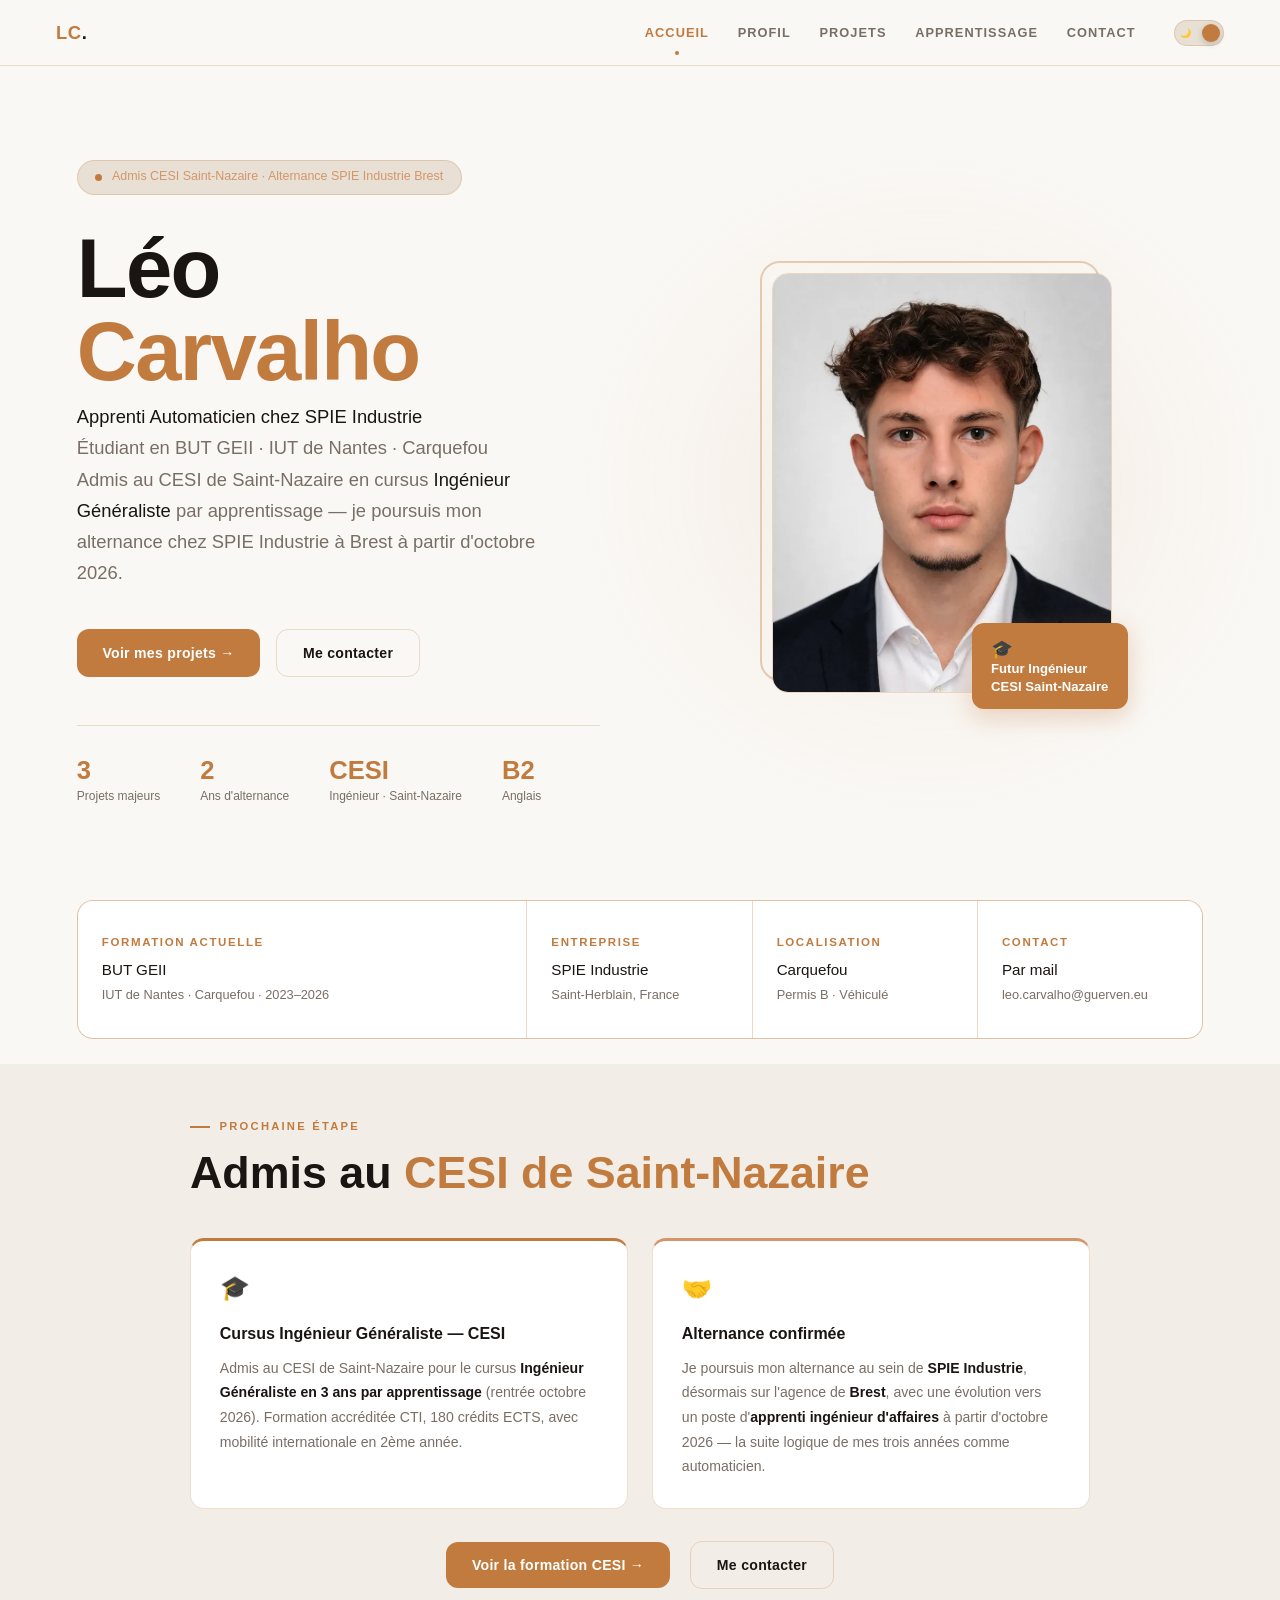
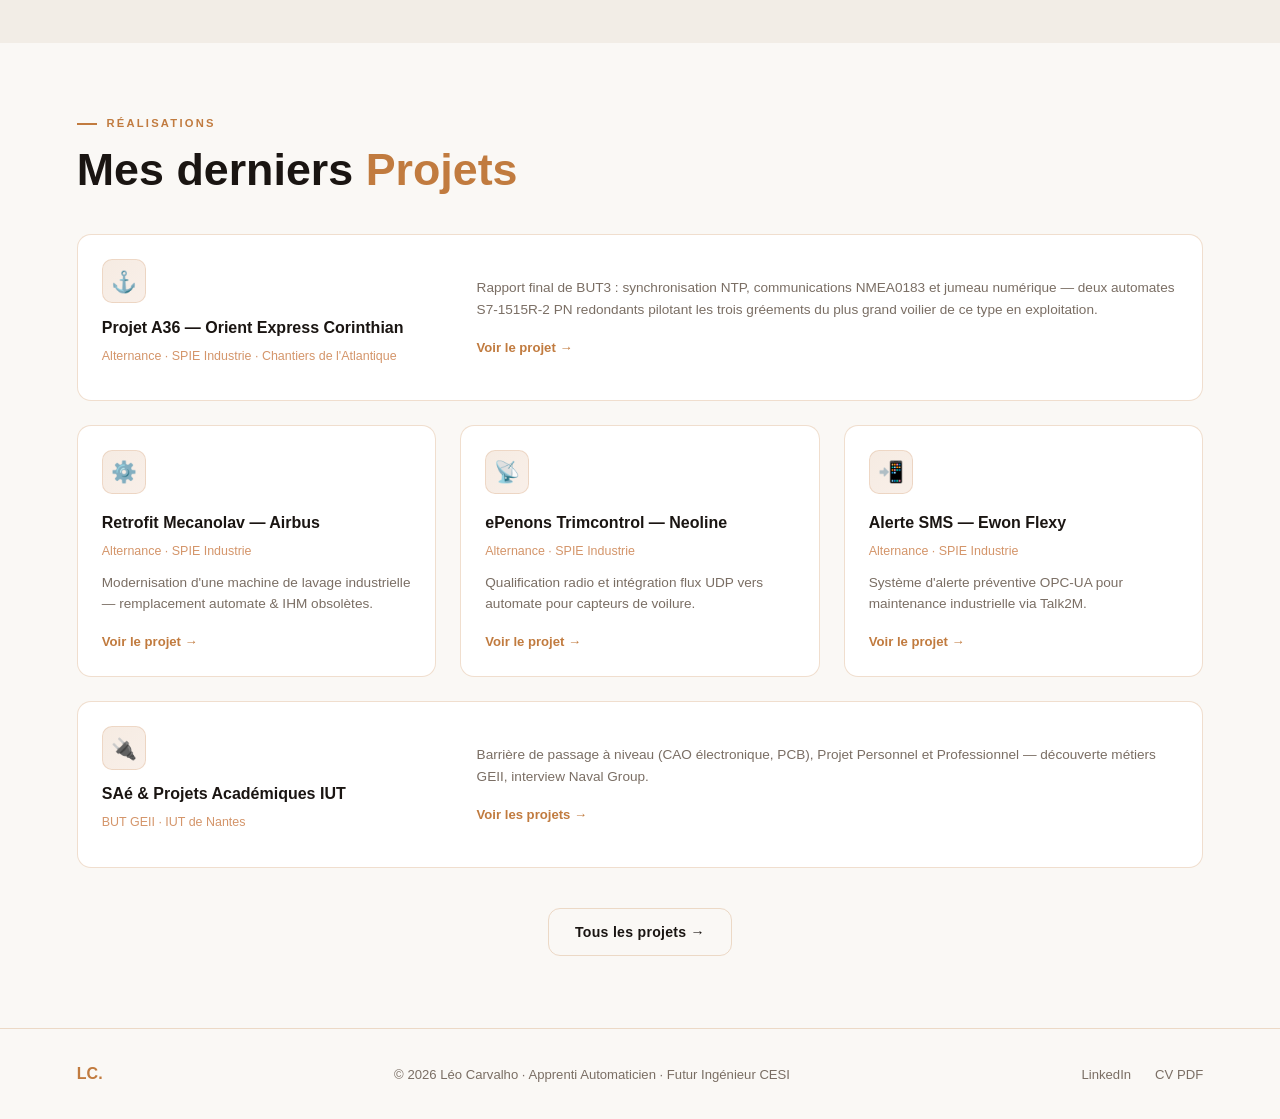
<file: index.html>
<!DOCTYPE html>
<html lang="fr" data-theme="light">
<head>
  <!-- Google tag (gtag.js) -->
<script async src="https://www.googletagmanager.com/gtag/js?id=G-LRZKHPG14F"></script>
<script>
  window.dataLayer = window.dataLayer || [];
  function gtag(){dataLayer.push(arguments);}
  gtag('js', new Date());

  gtag('config', 'G-LRZKHPG14F');
</script>
<meta charset="UTF-8">
<meta name="viewport" content="width=device-width, initial-scale=1.0">
  <meta name="robots" content="index,follow">
  <link rel="canonical" href="https://leocrvh.github.io/portfolio/index.html">
  <meta property="og:locale" content="fr_FR">
  <meta property="og:image:alt" content="Portfolio de Léo Carvalho">
  <meta name="twitter:title" content="Léo Carvalho — Portfolio Automaticien">
  <meta name="twitter:description" content="Apprenti Automaticien chez SPIE Industrie · BUT GEII · IUT de Nantes. Projets : Airbus, Neoline, Orient Express Corinthian.">
  <meta name="twitter:image" content="https://leocrvh.github.io/portfolio/photo.png">
  <link rel="preconnect" href="https://fonts.googleapis.com">
  <link rel="preconnect" href="https://fonts.gstatic.com" crossorigin>
  <link rel="preload" href="https://fonts.googleapis.com/css2?family=Syne:wght@400;600;700;800&family=DM+Sans:ital,opsz,wght@0,9..40,300;0,9..40,400;0,9..40,500;1,9..40,300&display=swap" as="style">
  <link rel="stylesheet" href="https://fonts.googleapis.com/css2?family=Syne:wght@400;600;700;800&family=DM+Sans:ital,opsz,wght@0,9..40,300;0,9..40,400;0,9..40,500;1,9..40,300&display=swap" media="print" onload="this.media='all'">
  <noscript><link rel="stylesheet" href="https://fonts.googleapis.com/css2?family=Syne:wght@400;600;700;800&family=DM+Sans:ital,opsz,wght@0,9..40,300;0,9..40,400;0,9..40,500;1,9..40,300&display=swap"></noscript>
  <meta http-equiv="Content-Security-Policy" content="default-src 'self'; img-src 'self' data: https:; script-src 'self' 'unsafe-inline' https://www.googletagmanager.com https://www.google-analytics.com; style-src 'self' 'unsafe-inline' https://fonts.googleapis.com; font-src 'self' https://fonts.gstatic.com data:; connect-src 'self' https://www.google-analytics.com https://region1.google-analytics.com; frame-ancestors 'none'; base-uri 'self'; form-action 'self'; upgrade-insecure-requests">
  <meta name="description" content="Apprenti Automaticien chez SPIE Industrie · BUT GEII · IUT de Nantes. Projets : Airbus, Neoline, Orient Express Corinthian.">
  <meta property="og:type" content="website">
  <meta property="og:title" content="Léo Carvalho — Portfolio Automaticien">
  <meta property="og:description" content="Apprenti Automaticien chez SPIE Industrie · BUT GEII · IUT de Nantes. Projets : Airbus, Neoline, Orient Express Corinthian.">
  <meta property="og:image" content="https://leocrvh.github.io/portfolio/photo.png">
  <meta property="og:url" content="https://leocrvh.github.io/portfolio/index.html">
  <meta property="og:site_name" content="Léo Carvalho — Portfolio">
  <meta name="twitter:card" content="summary_large_image">
  <link rel="icon" type="image/svg+xml" href="[data-uri]">
<title>Léo Carvalho — Portfolio</title>
<script>document.documentElement.dataset.theme=localStorage.getItem('lc-theme')||'light';</script>
<link rel="stylesheet" href="style.css">
<style>
.hero {
  min-height: calc(100vh - var(--nav-h));
  display: grid; grid-template-columns: 1fr 1fr;
  align-items: center; gap: 5rem;
  padding: clamp(3rem,8vh,6rem) clamp(1.2rem,6vw,6rem);
  position: relative; overflow: hidden;
}
.hero-glow {
  position: absolute; top: 10%; right: 0; width: 55%; height: 80%;
  background: radial-gradient(ellipse at center, var(--glow) 0%, transparent 70%);
  pointer-events: none;
}
.hero-tag {
  display: inline-flex; align-items: center; gap: .6rem;
  background: var(--bg3); border: 1px solid var(--border);
  border-radius: 999px; padding: .4rem 1.1rem;
  font-size: .78rem; font-weight: 500; color: var(--accent2); margin-bottom: 2rem;
}
.hero-tag .dot { width: 7px; height: 7px; border-radius: 50%; background: var(--accent); animation: pulse 2s infinite; }
@keyframes pulse { 0%,100%{opacity:1;transform:scale(1)} 50%{opacity:.5;transform:scale(.8)} }
.hero-name { font-family: 'Syne', sans-serif; font-size: clamp(3rem,6.5vw,5.8rem); font-weight: 800; line-height: 1; letter-spacing: -.02em; margin-bottom: .5rem; }
.hero-name .last { color: var(--accent); display: block; }
.hero-sub { font-size: clamp(.95rem,1.5vw,1.15rem); color: var(--muted); font-weight: 300; line-height: 1.7; margin-bottom: 2.5rem; max-width: 460px; }
.hero-sub strong { color: var(--text); font-weight: 500; }
.hero-ctas { display: flex; gap: 1rem; flex-wrap: wrap; margin-bottom: 3rem; }
.hero-stats { display: flex; gap: 2.5rem; padding-top: 2rem; border-top: 1px solid var(--border); }
.hero-stat-num { font-family: 'Syne', sans-serif; font-size: 1.6rem; font-weight: 800; color: var(--accent); line-height: 1; }
.hero-stat-label { font-size: .75rem; color: var(--muted); margin-top: .2rem; }
.hero-visual { position: relative; display: flex; justify-content: center; z-index: 1; }
.photo-frame { position: relative; width: 340px; }
.photo-frame::before { content: ''; position: absolute; top: -12px; left: -12px; right: 12px; bottom: 12px; border: 2px solid var(--accent); border-radius: 20px; z-index: 0; opacity: .35; }
.photo-frame img { width: 100%; height: 420px; object-fit: cover; object-position: center top; border-radius: 16px; position: relative; z-index: 1; border: 1px solid var(--border); }
.photo-badge { position: absolute; bottom: -16px; right: -16px; z-index: 2; background: var(--accent); color: #fff; border-radius: 12px; padding: .9rem 1.2rem; font-family: 'Syne', sans-serif; font-weight: 700; font-size: .82rem; line-height: 1.3; box-shadow: 0 8px 24px rgba(193,123,63,.3); }
.photo-badge span { font-size: 1.1rem; display: block; }
.about-strip { display: grid; grid-template-columns: 2fr 1fr 1fr 1fr; gap: 1px; background: var(--border); border: 1px solid var(--border); border-radius: 16px; overflow: hidden; margin: 0 clamp(1.2rem,6vw,6rem); }
.strip-cell { background: var(--card); padding: 2rem 1.5rem; transition: background var(--trans); }
.strip-cell:hover { background: var(--card-h); }
.strip-cell-label { font-size: .72rem; font-weight: 700; letter-spacing: .14em; text-transform: uppercase; color: var(--accent); margin-bottom: .4rem; }
.strip-cell-value { font-weight: 500; font-size: .95rem; }
.strip-cell-sub { font-size: .8rem; color: var(--muted); margin-top: .2rem; }
.ingenieur-section { padding: clamp(3rem,6vh,5rem) clamp(1.2rem,6vw,6rem); background: var(--bg2); }
.ingenieur-inner { max-width: 900px; margin: 0 auto; }
.ingenieur-grid { display: grid; grid-template-columns: 1fr 1fr; gap: 1.5rem; margin-bottom: 2rem; }
.ingenieur-card { background: var(--card); border: 1px solid var(--border); border-radius: 14px; padding: 1.8rem; }
.ingenieur-card-icon { font-size: 1.5rem; margin-bottom: .8rem; }
.ingenieur-card-title { font-family: 'Syne', sans-serif; font-weight: 700; margin-bottom: .6rem; }
.ingenieur-card-text { font-size: .88rem; color: var(--muted); line-height: 1.75; }
.ingenieur-card-text strong { color: var(--text); }
.projects-section { padding: clamp(4rem,8vh,7rem) clamp(1.2rem,6vw,6rem); }
.projects-grid { display: grid; grid-template-columns: repeat(3,1fr); gap: 1.5rem; margin-bottom: 2.5rem; }
.proj-preview { background: var(--card); border: 1px solid var(--border); border-radius: 14px; padding: 1.5rem; transition: var(--trans); text-decoration: none; display: block; color: inherit; }
.proj-preview:hover { border-color: var(--accent); transform: translateY(-3px); box-shadow: 0 12px 32px var(--glow); }
.proj-icon { width: 44px; height: 44px; border-radius: 10px; display: flex; align-items: center; justify-content: center; font-size: 1.3rem; margin-bottom: 1rem; background: linear-gradient(135deg, rgba(193,123,63,.15), rgba(212,149,106,.15)); border: 1px solid rgba(193,123,63,.2); }
.proj-title { font-family: 'Syne', sans-serif; font-weight: 700; font-size: 1rem; margin-bottom: .4rem; }
.proj-context { font-size: .78rem; color: var(--accent2); margin-bottom: .6rem; }
.proj-desc { font-size: .85rem; color: var(--muted); line-height: 1.6; }
.proj-arrow { margin-top: 1rem; font-size: .82rem; color: var(--accent); font-weight: 600; display: flex; align-items: center; gap: .3rem; }
.proj-preview-wide { grid-column: span 3; display: grid; grid-template-columns: 1fr 2fr; gap: 1.5rem; align-items: center; background: var(--card); border: 1px solid var(--border); border-radius: 14px; padding: 1.5rem; transition: var(--trans); text-decoration: none; color: inherit; }
.proj-preview-wide:hover { border-color: var(--accent); transform: translateY(-3px); box-shadow: 0 12px 32px var(--glow); }
@media (max-width: 1000px) {
  .hero { grid-template-columns: 1fr; gap: 3rem; }
  .hero-visual { display: none; }
  .about-strip { grid-template-columns: 1fr 1fr; }
  .projects-grid { grid-template-columns: 1fr 1fr; }
  .proj-preview-wide { grid-column: span 2; }
  .ingenieur-grid { grid-template-columns: 1fr; }
}
@media (max-width: 640px) {
  .about-strip { grid-template-columns: 1fr; }
  .projects-grid { grid-template-columns: 1fr; }
  .proj-preview-wide { grid-column: span 1; grid-template-columns: 1fr; }
  .hero-stats { flex-wrap: wrap; gap: 1.5rem; }
}
</style>
  <script type="application/ld+json">
  {
    "@context": "https://schema.org",
    "@type": "Person",
    "name": "Léo Carvalho",
    "url": "https://leocrvh.github.io/portfolio/index.html",
    "image": "https://leocrvh.github.io/portfolio/photo.webp",
    "jobTitle": "Apprenti Automaticien",
    "sameAs": [
      "https://www.linkedin.com/in/léo-carvalho29/"
    ]
  }
  </script>
</head>
<body>

<nav>
  <a href="index.html" class="nav-logo">LC<span>.</span></a>
  <ul class="nav-links">
    <li><a href="index.html">Accueil</a></li>
    <li><a href="profil.html">Profil</a></li>
    <li><a href="projets.html">Projets</a></li>
    <li><a href="apprentissage.html">Apprentissage</a></li>
    <li><a href="contact.html">Contact</a></li>
  </ul>
  <button class="theme-toggle" id="themeToggle" aria-label="Changer le thème">
    <span class="theme-icon moon">🌙</span>
    <span class="theme-icon sun">☀️</span>
  </button>
  <button class="burger" id="burger" aria-label="Menu">
    <span></span><span></span><span></span>
  </button>
</nav>

<!-- MOBILE OVERLAY -->
<div id="mobileOverlay" class="mobile-overlay"></div>

<!-- MOBILE DRAWER -->
<div id="mobileMenu" class="mobile-menu">
  <div class="mobile-menu-header">
    <span class="mobile-menu-logo">LC.</span>
    <button class="mobile-menu-close" onclick="closeMobile()">✕</button>
  </div>
  <div class="mobile-menu-links">
      <a href="index.html" onclick="closeMobile()"><span class="nav-icon">🏠</span>Accueil</a>
      <a href="profil.html" onclick="closeMobile()"><span class="nav-icon">👤</span>Profil</a>
      <a href="projets.html" onclick="closeMobile()"><span class="nav-icon">⚙️</span>Projets</a>
      <a href="apprentissage.html" onclick="closeMobile()"><span class="nav-icon">🎓</span>Apprentissage</a>
      <a href="contact.html" onclick="closeMobile()"><span class="nav-icon">✉️</span>Contact</a>
  </div>
  <div class="mobile-menu-footer">
    <a href="https://www.linkedin.com/in/léo-carvalho29/" target="_blank" rel="noopener noreferrer">💼 LinkedIn</a>
    <a class="doc-locked" href="CARVALHO-Leo-CV.pdf" target="_blank" rel="noopener noreferrer">📄 CV</a>
  </div>
</div>

<div class="page-content">

  <!-- HERO -->
  <section class="hero">
    <div class="hero-glow"></div>
    <div class="fade-up">
      <div class="hero-tag">
        <span class="dot"></span>
        Admis CESI Saint-Nazaire · Alternance SPIE Industrie Brest
      </div>
      <h1 class="hero-name">
        Léo
        <span class="last">Carvalho</span>
      </h1>
      <p class="hero-sub">
        <strong>Apprenti Automaticien chez SPIE Industrie</strong><br>
        Étudiant en BUT GEII · IUT de Nantes · Carquefou<br>
        Admis au CESI de Saint-Nazaire en cursus <strong>Ingénieur Généraliste</strong> par apprentissage — je poursuis mon alternance chez SPIE Industrie à Brest à partir d'octobre 2026.
      </p>
      <div class="hero-ctas">
        <a href="projets.html" class="btn btn-primary">Voir mes projets →</a>
        <a href="contact.html" class="btn btn-outline">Me contacter</a>
      </div>
      <div class="hero-stats">
        <div>
          <div class="hero-stat-num">3</div>
          <div class="hero-stat-label">Projets majeurs</div>
        </div>
        <div>
          <div class="hero-stat-num">2</div>
          <div class="hero-stat-label">Ans d'alternance</div>
        </div>
        <div>
          <div class="hero-stat-num">CESI</div>
          <div class="hero-stat-label">Ingénieur · Saint-Nazaire</div>
        </div>
        <div>
          <div class="hero-stat-num">B2</div>
          <div class="hero-stat-label">Anglais</div>
        </div>
      </div>
    </div>

    <div class="hero-visual fade-up" style="transition-delay:.15s">
      <div class="photo-frame">
        <picture>
          <source srcset="photo-640.webp 640w, photo.webp 1024w" sizes="(max-width: 1000px) 80vw, 340px" type="image/webp">
          <img src="photo.png" srcset="photo.png 1024w" sizes="(max-width: 1000px) 80vw, 340px" alt="Léo Carvalho" width="1024" height="1300" fetchpriority="high" decoding="async">
        </picture>
        <div class="photo-badge">
          <span>🎓</span>
          Futur Ingénieur<br>CESI Saint-Nazaire
        </div>
      </div>
    </div>
  </section>

  <!-- INFO STRIP -->
  <div class="about-strip fade-up">
    <div class="strip-cell">
      <div class="strip-cell-label">Formation actuelle</div>
      <div class="strip-cell-value">BUT GEII</div>
      <div class="strip-cell-sub">IUT de Nantes · Carquefou · 2023–2026</div>
    </div>
    <div class="strip-cell">
      <div class="strip-cell-label">Entreprise</div>
      <div class="strip-cell-value">SPIE Industrie</div>
      <div class="strip-cell-sub">Saint-Herblain, France</div>
    </div>
    <div class="strip-cell">
      <div class="strip-cell-label">Localisation</div>
      <div class="strip-cell-value">Carquefou</div>
      <div class="strip-cell-sub">Permis B · Véhiculé</div>
    </div>
    <div class="strip-cell">
      <div class="strip-cell-label">Contact</div>
      <div class="strip-cell-value">Par mail</div>
      <div class="strip-cell-sub">leo.carvalho&#64;guerven.eu</div>
    </div>
  </div><br>

  <!-- INGÉNIEUR HIGHLIGHT -->
  <section class="ingenieur-section">
    <div class="ingenieur-inner">
      <div class="section-eyebrow fade-up">Prochaine étape</div>
      <h2 class="section-title fade-up">Admis au <span>CESI de Saint-Nazaire</span></h2>
      <div class="ingenieur-grid fade-up">
        <div class="ingenieur-card" style="border-top:3px solid var(--accent)">
          <div class="ingenieur-card-icon">🎓</div>
          <div class="ingenieur-card-title">Cursus Ingénieur Généraliste — CESI</div>
          <p class="ingenieur-card-text">Admis au CESI de Saint-Nazaire pour le cursus <strong>Ingénieur Généraliste en 3 ans par apprentissage</strong> (rentrée octobre 2026). Formation accréditée CTI, 180 crédits ECTS, avec mobilité internationale en 2ème année.</p>
        </div>
        <div class="ingenieur-card" style="border-top:3px solid var(--accent2)">
          <div class="ingenieur-card-icon">🤝</div>
          <div class="ingenieur-card-title">Alternance confirmée</div>
          <p class="ingenieur-card-text">Je poursuis mon alternance au sein de <strong>SPIE Industrie</strong>, désormais sur l'agence de <strong>Brest</strong>, avec une évolution vers un poste d'<strong>apprenti ingénieur d'affaires</strong> à partir d'octobre 2026 — la suite logique de mes trois années comme automaticien.</p>
        </div>
      </div>
      <div class="fade-up" style="text-align:center">
        <a href="apprentissage.html#cesi" class="btn btn-primary">Voir la formation CESI →</a>
        <a href="contact.html" class="btn btn-outline" style="margin-left:1rem">Me contacter</a>
      </div>
    </div>
  </section>

  <!-- PROJECTS PREVIEW -->
  <section class="projects-section">
    <div class="section-eyebrow fade-up">Réalisations</div>
    <h2 class="section-title fade-up">Mes derniers <span>Projets</span></h2>
    <div class="projects-grid">
      <a href="projet-a36.html" class="proj-preview-wide fade-up">
        <div>
          <div class="proj-icon" style="margin-bottom:.7rem">⚓</div>
          <div class="proj-title">Projet A36 — Orient Express Corinthian</div>
          <div class="proj-context">Alternance · SPIE Industrie · Chantiers de l'Atlantique</div>
        </div>
        <div>
          <p class="proj-desc" style="margin-bottom:1rem">Rapport final de BUT3 : synchronisation NTP, communications NMEA0183 et jumeau numérique — deux automates S7-1515R-2 PN redondants pilotant les trois gréements du plus grand voilier de ce type en exploitation.</p>
          <div class="proj-arrow">Voir le projet →</div>
        </div>
      </a>
      <a href="projet-retrofit.html" class="proj-preview fade-up">
        <div class="proj-icon">⚙️</div>
        <div class="proj-title">Retrofit Mecanolav — Airbus</div>
        <div class="proj-context">Alternance · SPIE Industrie</div>
        <p class="proj-desc">Modernisation d'une machine de lavage industrielle — remplacement automate &amp; IHM obsolètes.</p>
        <div class="proj-arrow">Voir le projet →</div>
      </a>
      <a href="projet-epenons.html" class="proj-preview fade-up">
        <div class="proj-icon">📡</div>
        <div class="proj-title">ePenons Trimcontrol — Neoline</div>
        <div class="proj-context">Alternance · SPIE Industrie</div>
        <p class="proj-desc">Qualification radio et intégration flux UDP vers automate pour capteurs de voilure.</p>
        <div class="proj-arrow">Voir le projet →</div>
      </a>
      <a href="projet-sms.html" class="proj-preview fade-up">
        <div class="proj-icon">📲</div>
        <div class="proj-title">Alerte SMS — Ewon Flexy</div>
        <div class="proj-context">Alternance · SPIE Industrie</div>
        <p class="proj-desc">Système d'alerte préventive OPC-UA pour maintenance industrielle via Talk2M.</p>
        <div class="proj-arrow">Voir le projet →</div>
      </a>
      <a href="projet-sae.html" class="proj-preview-wide fade-up">
        <div>
          <div class="proj-icon" style="margin-bottom:.7rem">🔌</div>
          <div class="proj-title">SAé &amp; Projets Académiques IUT</div>
          <div class="proj-context">BUT GEII · IUT de Nantes</div>
        </div>
        <div>
          <p class="proj-desc" style="margin-bottom:1rem">Barrière de passage à niveau (CAO électronique, PCB), Projet Personnel et Professionnel — découverte métiers GEII, interview Naval Group.</p>
          <div class="proj-arrow">Voir les projets →</div>
        </div>
      </a>
    </div>
    <div style="text-align:center">
      <a href="projets.html" class="btn btn-outline">Tous les projets →</a>
    </div>
  </section>

</div>

<footer>
  <span class="footer-logo">LC.</span>
  <span>© 2026 Léo Carvalho · Apprenti Automaticien · Futur Ingénieur CESI</span>
  <div class="footer-links">
    <a href="https://www.linkedin.com/in/léo-carvalho29/" target="_blank" rel="noopener noreferrer">LinkedIn</a>
        <a class="doc-locked" href="CARVALHO-Leo-CV.pdf" target="_blank" rel="noopener noreferrer">CV PDF</a>
  </div>
</footer>

<script src="main.js"></script>
</body>
</html>
</file>
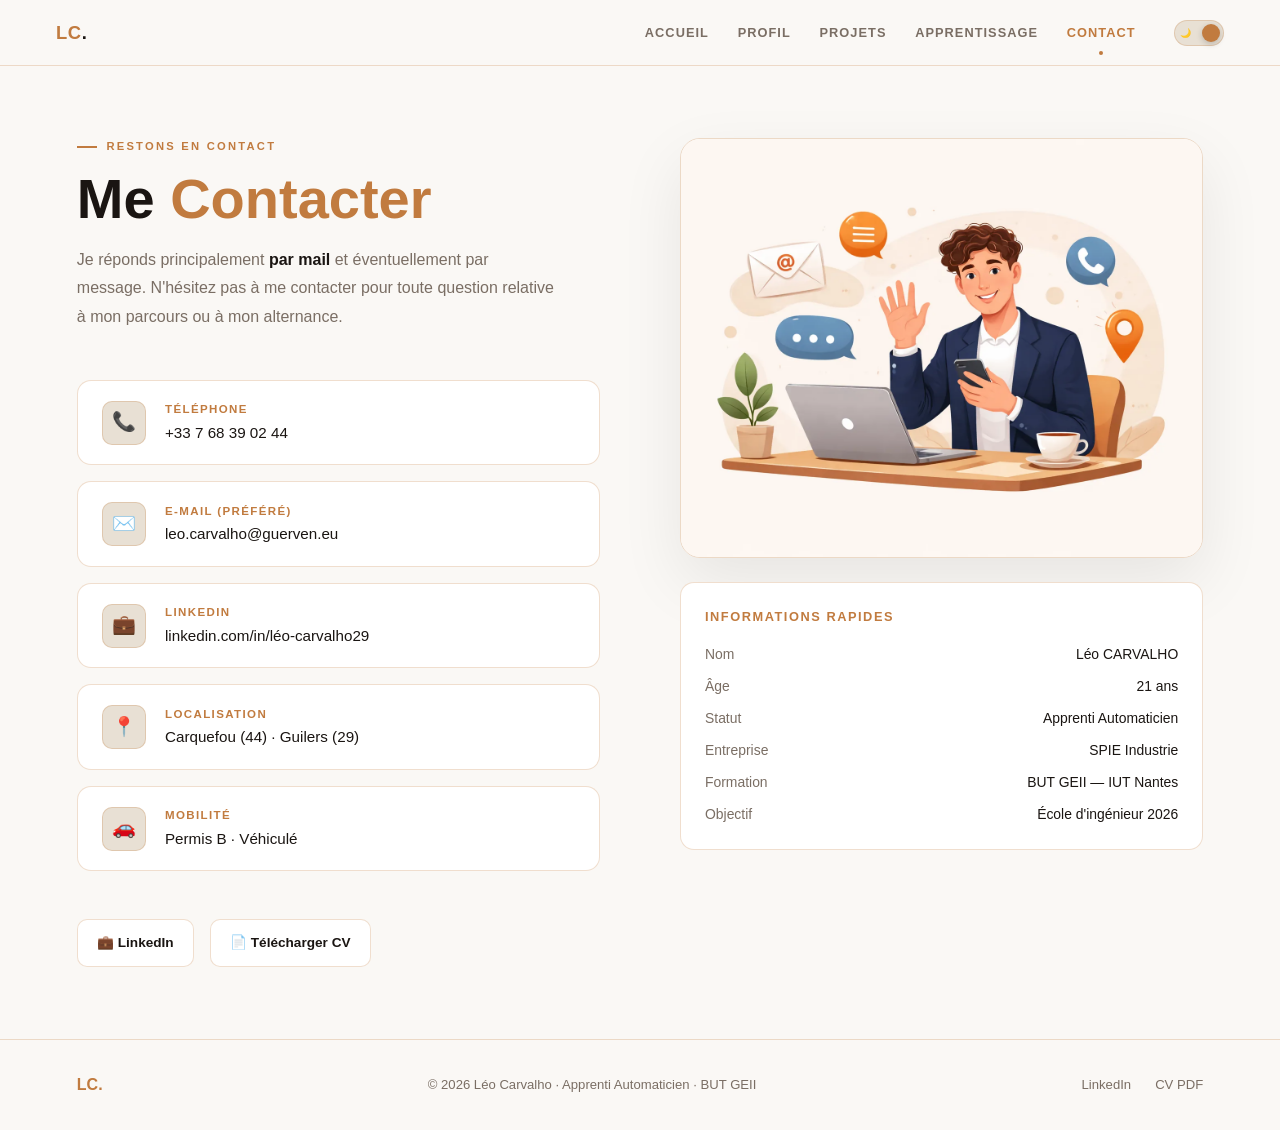
<file: contact.html>
<!DOCTYPE html>
<html lang="fr" data-theme="light">
<head>
  <!-- Google tag (gtag.js) -->
<script async src="https://www.googletagmanager.com/gtag/js?id=G-LRZKHPG14F"></script>
<script>
  window.dataLayer = window.dataLayer || [];
  function gtag(){dataLayer.push(arguments);}
  gtag('js', new Date());

  gtag('config', 'G-LRZKHPG14F');
</script>
<meta charset="UTF-8">
<meta name="viewport" content="width=device-width, initial-scale=1.0">
  <meta name="robots" content="index,follow">
  <link rel="canonical" href="https://leocrvh.github.io/portfolio/contact.html">
  <meta property="og:locale" content="fr_FR">
  <meta property="og:image:alt" content="Portfolio de Léo Carvalho">
  <meta name="twitter:title" content="Contact — Léo Carvalho">
  <meta name="twitter:description" content="Contacter Léo Carvalho, apprenti automaticien — leo.carvalho@guerven.eu · +33 7 68 39 02 44">
  <meta name="twitter:image" content="https://leocrvh.github.io/portfolio/photo.png">
  <link rel="preconnect" href="https://fonts.googleapis.com">
  <link rel="preconnect" href="https://fonts.gstatic.com" crossorigin>
  <link rel="preload" href="https://fonts.googleapis.com/css2?family=Syne:wght@400;600;700;800&family=DM+Sans:ital,opsz,wght@0,9..40,300;0,9..40,400;0,9..40,500;1,9..40,300&display=swap" as="style">
  <link rel="stylesheet" href="https://fonts.googleapis.com/css2?family=Syne:wght@400;600;700;800&family=DM+Sans:ital,opsz,wght@0,9..40,300;0,9..40,400;0,9..40,500;1,9..40,300&display=swap" media="print" onload="this.media='all'">
  <noscript><link rel="stylesheet" href="https://fonts.googleapis.com/css2?family=Syne:wght@400;600;700;800&family=DM+Sans:ital,opsz,wght@0,9..40,300;0,9..40,400;0,9..40,500;1,9..40,300&display=swap"></noscript>
  <meta http-equiv="Content-Security-Policy" content="default-src 'self'; img-src 'self' data: https:; script-src 'self' 'unsafe-inline' https://www.googletagmanager.com https://www.google-analytics.com; style-src 'self' 'unsafe-inline' https://fonts.googleapis.com; font-src 'self' https://fonts.gstatic.com data:; connect-src 'self' https://www.google-analytics.com https://region1.google-analytics.com; frame-ancestors 'none'; base-uri 'self'; form-action 'self'; upgrade-insecure-requests">
  <meta name="description" content="Contacter Léo Carvalho, apprenti automaticien — leo.carvalho@guerven.eu · +33 7 68 39 02 44">
  <meta property="og:type" content="website">
  <meta property="og:title" content="Contact — Léo Carvalho">
  <meta property="og:description" content="Contacter Léo Carvalho, apprenti automaticien — leo.carvalho@guerven.eu · +33 7 68 39 02 44">
  <meta property="og:image" content="https://leocrvh.github.io/portfolio/photo.png">
  <meta property="og:url" content="https://leocrvh.github.io/portfolio/contact.html">
  <meta property="og:site_name" content="Léo Carvalho — Portfolio">
  <meta name="twitter:card" content="summary_large_image">
  <link rel="icon" type="image/svg+xml" href="[data-uri]">
<title>Contact — Léo Carvalho</title>
<script>document.documentElement.dataset.theme=localStorage.getItem('lc-theme')||'light';</script>
<link rel="stylesheet" href="style.css">
<style>
.contact-page { padding: clamp(3rem,8vh,6rem) clamp(1.2rem,6vw,6rem); }
.contact-grid { display: grid; grid-template-columns: 1fr 1fr; gap: 5rem; align-items: start; }
.contact-title { font-family: 'Syne', sans-serif; font-size: clamp(2rem,4.5vw,3.5rem); font-weight: 800; line-height: 1.1; margin-bottom: 1rem; }
.contact-intro { font-size: 1rem; color: var(--muted); line-height: 1.8; margin-bottom: 3rem; max-width: 480px; }
.contact-intro strong { color: var(--text); }
.contact-items { display: flex; flex-direction: column; gap: 1rem; margin-bottom: 3rem; }
.contact-item { display: flex; align-items: center; gap: 1.2rem; background: var(--card); border: 1px solid var(--border); border-radius: 14px; padding: 1.2rem 1.5rem; transition: var(--trans); text-decoration: none; color: inherit; }
.contact-item:hover { border-color: var(--accent); transform: translateX(5px); box-shadow: 0 8px 24px var(--glow); }
.contact-item-icon { width: 44px; height: 44px; border-radius: 10px; background: var(--bg3); border: 1px solid var(--border); display: flex; align-items: center; justify-content: center; font-size: 1.2rem; flex-shrink: 0; }
.contact-item-label { font-size: .72rem; font-weight: 700; letter-spacing: .12em; text-transform: uppercase; color: var(--accent); margin-bottom: .15rem; }
.contact-item-value { font-size: .95rem; font-weight: 500; }
.contact-social { display: flex; gap: 1rem; flex-wrap: wrap; }
.social-btn { display: flex; align-items: center; gap: .6rem; background: var(--card); border: 1px solid var(--border); border-radius: 10px; padding: .75rem 1.2rem; font-size: .85rem; font-weight: 600; transition: var(--trans); text-decoration: none; color: inherit; }
.social-btn:hover { border-color: var(--accent); color: var(--accent); transform: translateY(-2px); }
.contact-photo { width: 100%; border-radius: 20px; border: 1px solid var(--border); object-fit: cover; object-position: center top; height: 420px; box-shadow: 0 24px 64px var(--shadow); margin-bottom: 1.5rem; }
.contact-info-card { background: var(--card); border: 1px solid var(--border); border-radius: 14px; padding: 1.5rem; }
.contact-info-title { font-family: 'Syne', sans-serif; font-weight: 700; font-size: .8rem; text-transform: uppercase; letter-spacing: .12em; color: var(--accent); margin-bottom: 1rem; }
.contact-info-rows { display: flex; flex-direction: column; gap: .6rem; }
.contact-info-row { display: flex; justify-content: space-between; font-size: .87rem; }
.contact-info-key { color: var(--muted); }
.contact-info-val { font-weight: 500; }
@media (max-width: 900px) {
  .contact-grid { grid-template-columns: 1fr; gap: 3rem; }
  .contact-photo { height: 280px; }
}
</style>
</head>
<body>

<nav>
  <a href="index.html" class="nav-logo">LC<span>.</span></a>
  <ul class="nav-links">
    <li><a href="index.html">Accueil</a></li>
    <li><a href="profil.html">Profil</a></li>
    <li><a href="projets.html">Projets</a></li>
    <li><a href="apprentissage.html">Apprentissage</a></li>
    <li><a href="contact.html">Contact</a></li>
  </ul>
  <button class="theme-toggle" id="themeToggle" aria-label="Changer le thème">
    <span class="theme-icon moon">🌙</span>
    <span class="theme-icon sun">☀️</span>
  </button>
  <button class="burger" id="burger" aria-label="Menu">
    <span></span><span></span><span></span>
  </button>
</nav>

<!-- MOBILE OVERLAY -->
<div id="mobileOverlay" class="mobile-overlay"></div>

<!-- MOBILE DRAWER -->
<div id="mobileMenu" class="mobile-menu">
  <div class="mobile-menu-header">
    <span class="mobile-menu-logo">LC.</span>
    <button class="mobile-menu-close" onclick="closeMobile()">✕</button>
  </div>
  <div class="mobile-menu-links">
      <a href="index.html" onclick="closeMobile()"><span class="nav-icon">🏠</span>Accueil</a>
      <a href="profil.html" onclick="closeMobile()"><span class="nav-icon">👤</span>Profil</a>
      <a href="projets.html" onclick="closeMobile()"><span class="nav-icon">⚙️</span>Projets</a>
      <a href="apprentissage.html" onclick="closeMobile()"><span class="nav-icon">🎓</span>Apprentissage</a>
      <a href="contact.html" onclick="closeMobile()"><span class="nav-icon">✉️</span>Contact</a>
  </div>
  <div class="mobile-menu-footer">
    <a href="https://www.linkedin.com/in/léo-carvalho29/" target="_blank" rel="noopener noreferrer">💼 LinkedIn</a>
    <a class="doc-locked" href="CARVALHO-Leo-CV.pdf" target="_blank" rel="noopener noreferrer">📄 CV</a>
  </div>
</div>

<div class="page-content">
  <div class="contact-page">
    <div class="contact-grid">

      <div>
        <div class="section-eyebrow fade-up">Restons en contact</div>
        <h1 class="contact-title fade-up">Me <span style="color:var(--accent)">Contacter</span></h1>
        <p class="contact-intro fade-up">
          Je réponds principalement <strong>par mail</strong> et éventuellement par message. N'hésitez pas à me contacter pour toute question relative à mon parcours ou à mon alternance.
        </p>

        <div class="contact-items fade-up">
          <a href="tel:+33768390244" class="contact-item">
            <div class="contact-item-icon">📞</div>
            <div>
              <div class="contact-item-label">Téléphone</div>
              <div class="contact-item-value">+33 7 68 39 02 44</div>
            </div>
          </a>
          <a href="mailto:leo.carvalho@guerven.eu" class="contact-item">
            <div class="contact-item-icon">✉️</div>
            <div>
              <div class="contact-item-label">E-mail (préféré)</div>
              <div class="contact-item-value">leo.carvalho&#64;guerven.eu</div>
            </div>
          </a>
          <a href="https://www.linkedin.com/in/léo-carvalho29/" target="_blank" rel="noopener noreferrer" class="contact-item">
            <div class="contact-item-icon">💼</div>
            <div>
              <div class="contact-item-label">LinkedIn</div>
              <div class="contact-item-value">linkedin.com/in/léo-carvalho29</div>
            </div>
          </a>
          <div class="contact-item" style="cursor:default">
            <div class="contact-item-icon">📍</div>
            <div>
              <div class="contact-item-label">Localisation</div>
              <div class="contact-item-value">Carquefou (44) · Guilers (29)</div>
            </div>
          </div>
          <div class="contact-item" style="cursor:default">
            <div class="contact-item-icon">🚗</div>
            <div>
              <div class="contact-item-label">Mobilité</div>
              <div class="contact-item-value">Permis B · Véhiculé</div>
            </div>
          </div>
        </div>

        <div class="contact-social fade-up">
          <a href="https://www.linkedin.com/in/léo-carvalho29/" target="_blank" rel="noopener noreferrer" class="social-btn">💼 LinkedIn</a>
          <a href="CARVALHO-Leo-CV.pdf" target="_blank" rel="noopener noreferrer" class="social-btn doc-locked">📄 Télécharger CV</a>
        </div>
      </div>

      <div class="fade-up" style="transition-delay:.15s">
        <picture>
          <source srcset="contact.webp" type="image/webp">
          <img src="contact.png" alt="Léo Carvalho" class="contact-photo" width="1536" height="1024" decoding="async">
        </picture>
        <div class="contact-info-card">
          <div class="contact-info-title">Informations rapides</div>
          <div class="contact-info-rows">
            <div class="contact-info-row">
              <span class="contact-info-key">Nom</span>
              <span class="contact-info-val">Léo CARVALHO</span>
            </div>
            <div class="contact-info-row">
              <span class="contact-info-key">Âge</span>
              <span class="contact-info-val">21 ans</span>
            </div>
            <div class="contact-info-row">
              <span class="contact-info-key">Statut</span>
              <span class="contact-info-val">Apprenti Automaticien</span>
            </div>
            <div class="contact-info-row">
              <span class="contact-info-key">Entreprise</span>
              <span class="contact-info-val">SPIE Industrie</span>
            </div>
            <div class="contact-info-row">
              <span class="contact-info-key">Formation</span>
              <span class="contact-info-val">BUT GEII — IUT Nantes</span>
            </div>
            <div class="contact-info-row">
              <span class="contact-info-key">Objectif</span>
              <span class="contact-info-val">École d'ingénieur 2026</span>
            </div>
          </div>
        </div>
      </div>

    </div>
  </div>
</div>

<footer>
  <span class="footer-logo">LC.</span>
  <span>© 2026 Léo Carvalho · Apprenti Automaticien · BUT GEII</span>
  <div class="footer-links">
    <a href="https://www.linkedin.com/in/léo-carvalho29/" target="_blank" rel="noopener noreferrer">LinkedIn</a>
        <a class="doc-locked" href="CARVALHO-Leo-CV.pdf" target="_blank" rel="noopener noreferrer">CV PDF</a>
  </div>
</footer>

<script src="main.js"></script>
</body>
</html>
</file>
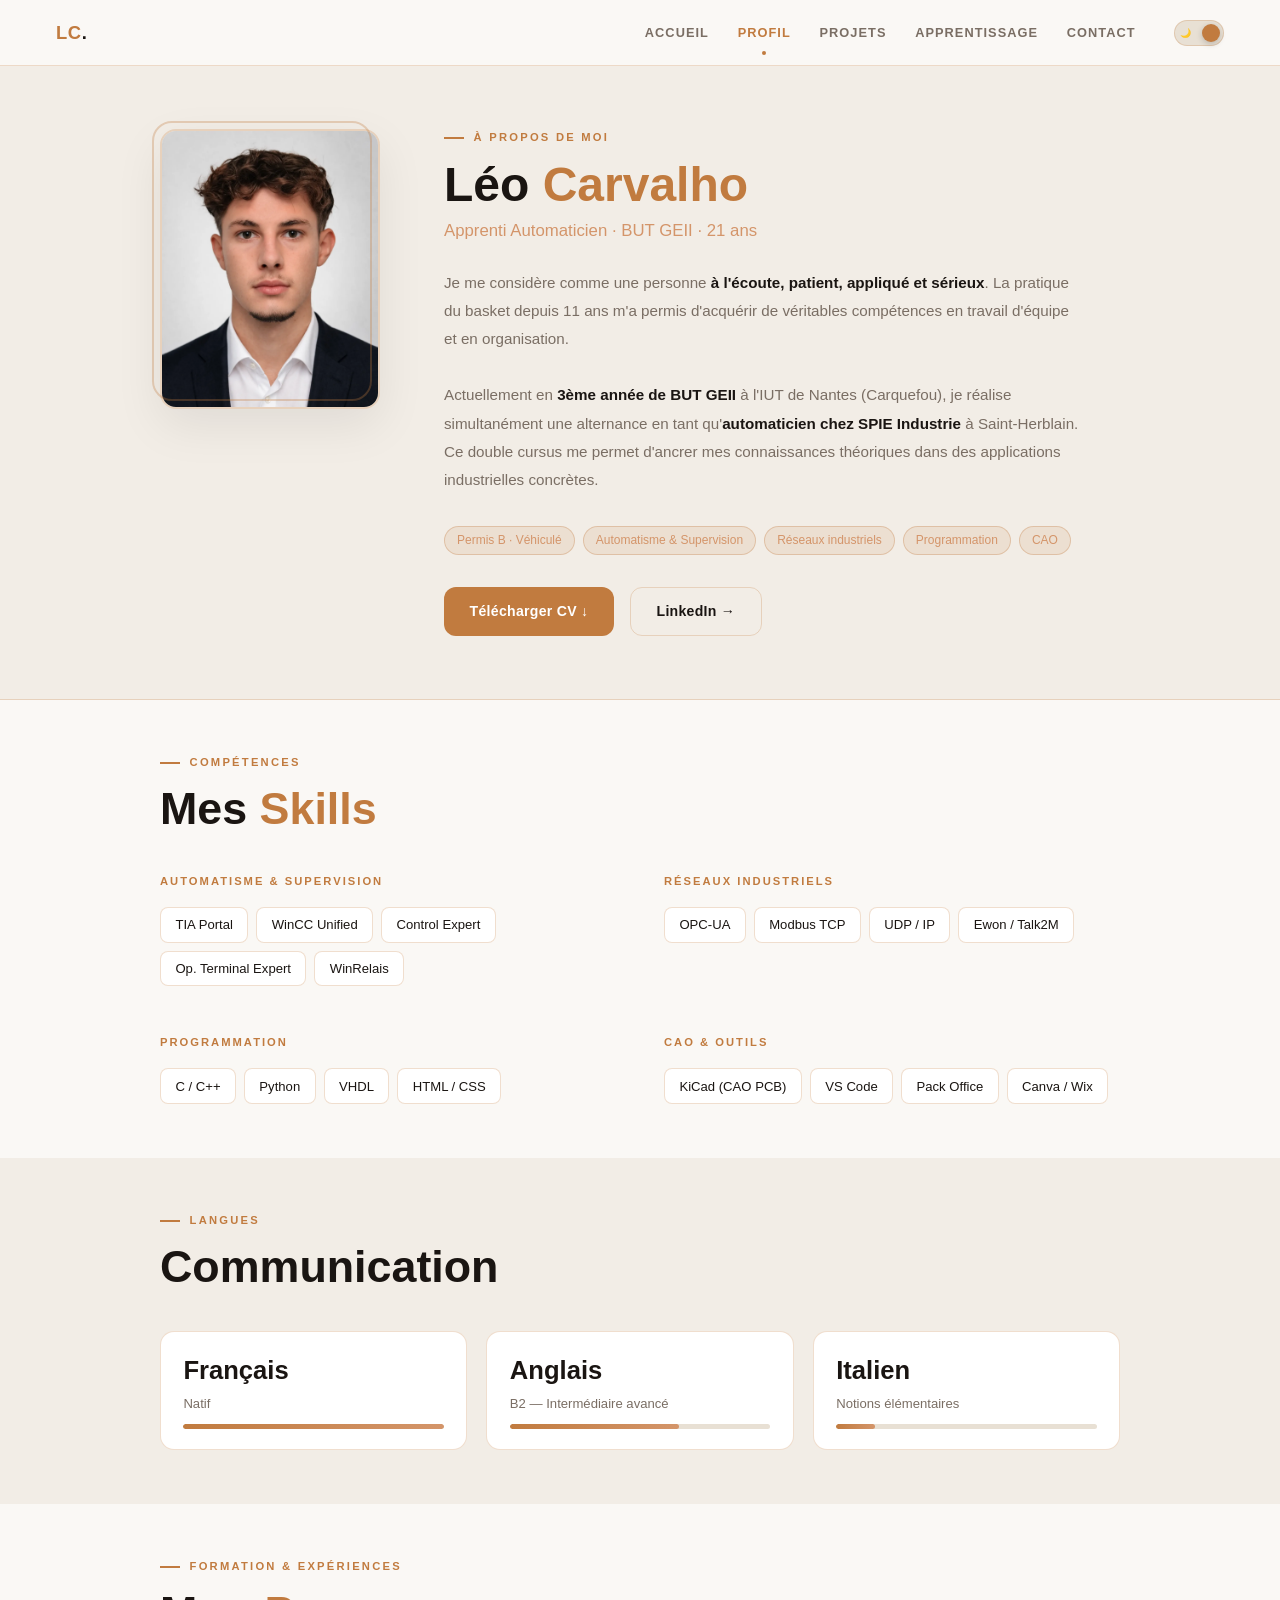
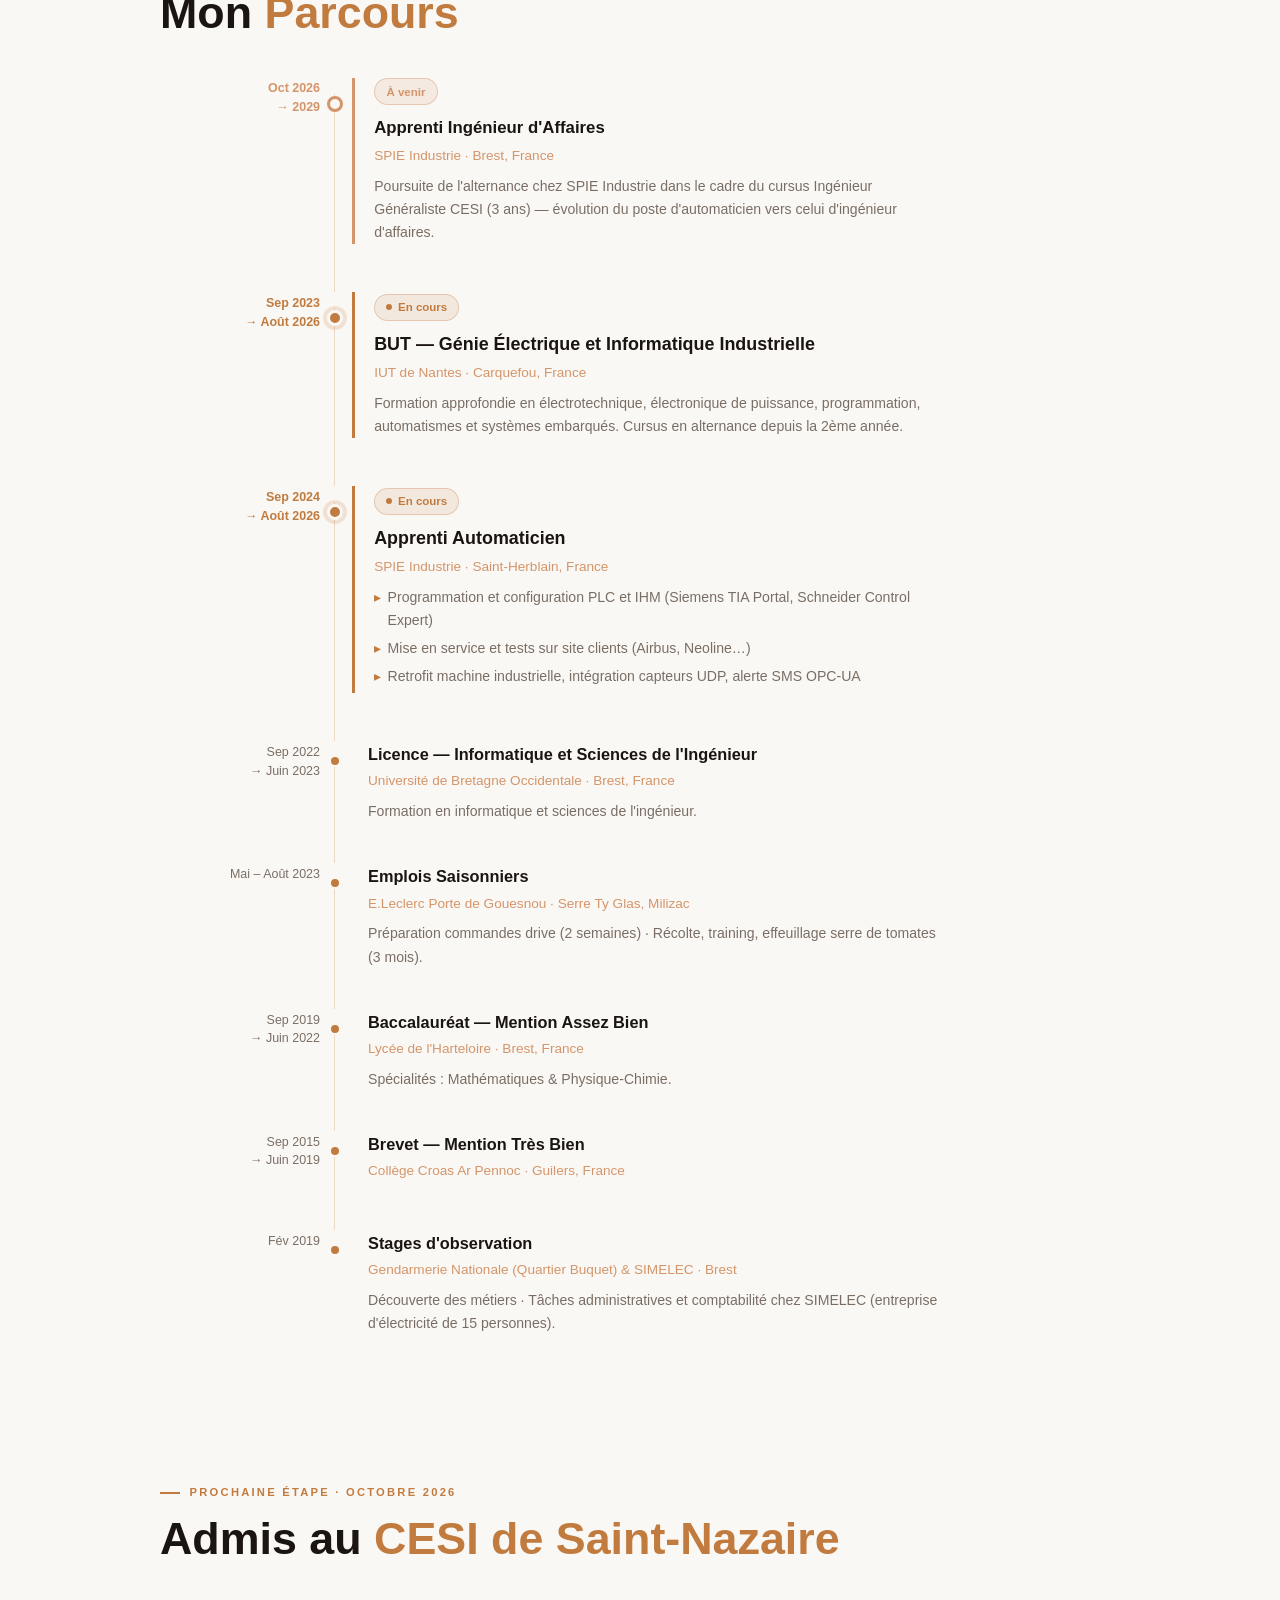
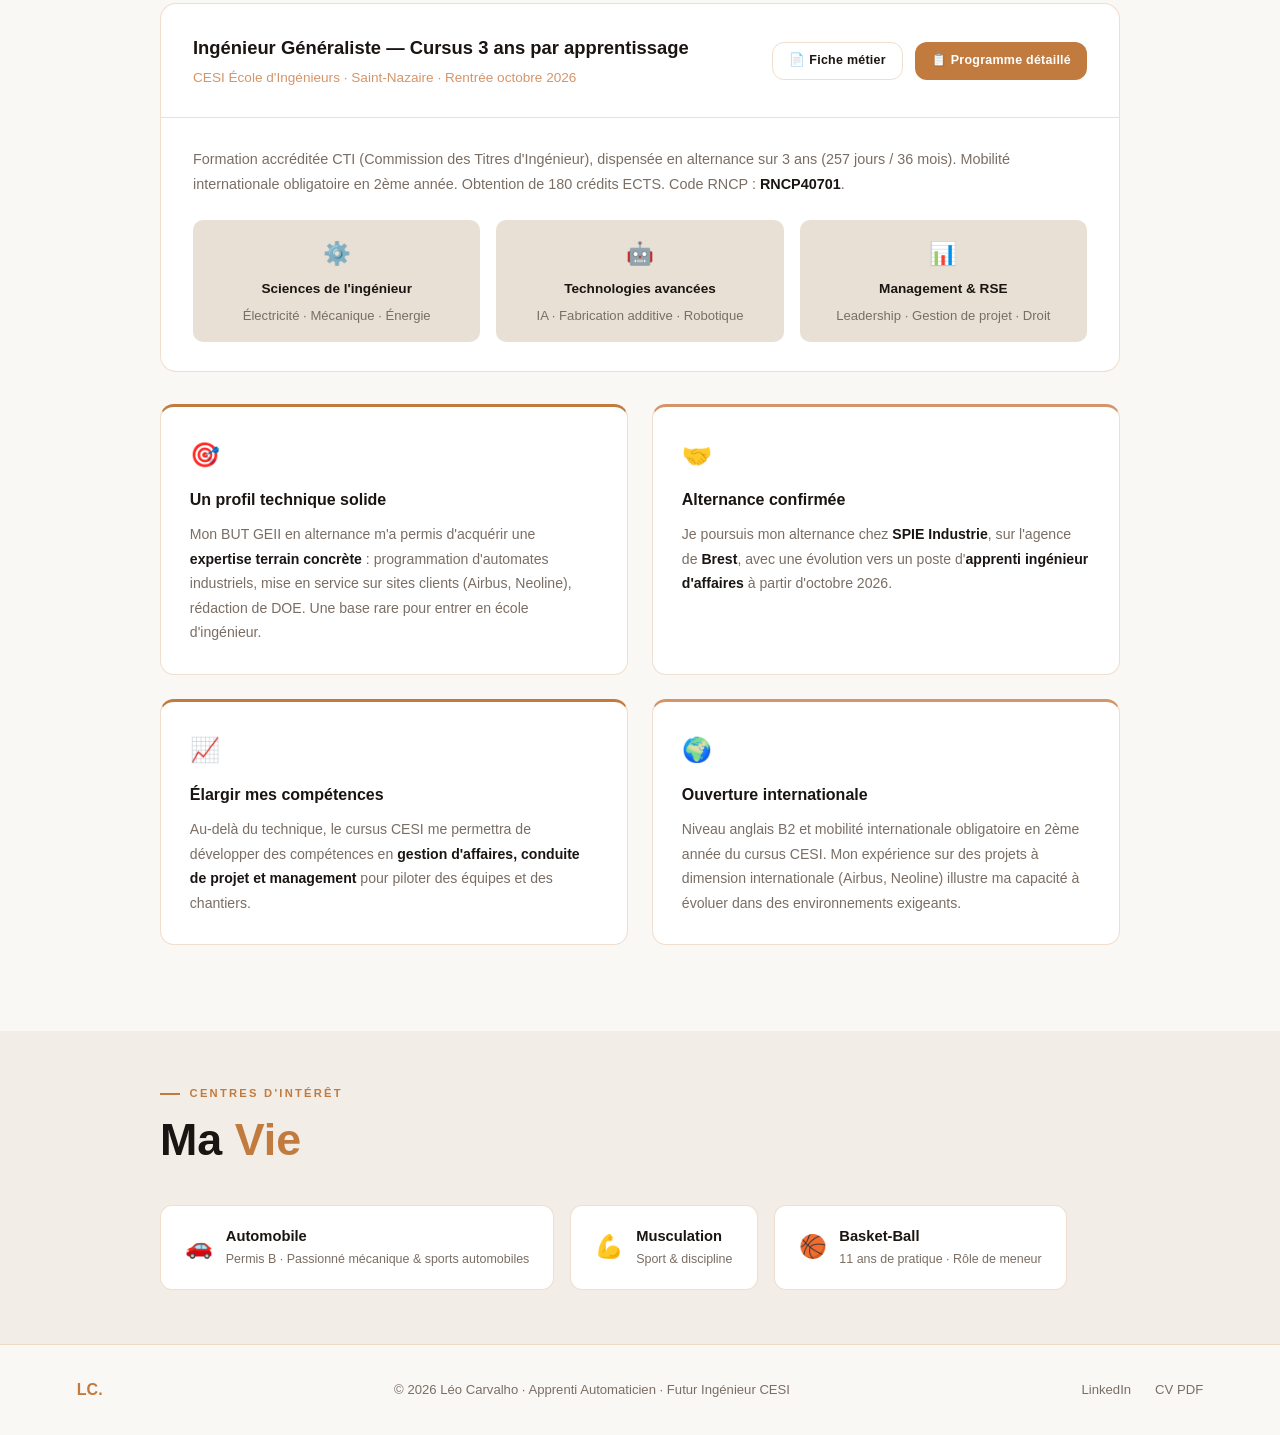
<file: profil.html>
<!DOCTYPE html>
<html lang="fr" data-theme="light">
<head>
  <!-- Google tag (gtag.js) -->
<script async src="https://www.googletagmanager.com/gtag/js?id=G-LRZKHPG14F"></script>
<script>
  window.dataLayer = window.dataLayer || [];
  function gtag(){dataLayer.push(arguments);}
  gtag('js', new Date());

  gtag('config', 'G-LRZKHPG14F');
</script>
<meta charset="UTF-8">
<meta name="viewport" content="width=device-width, initial-scale=1.0">
  <meta name="robots" content="index,follow">
  <link rel="canonical" href="https://leocrvh.github.io/portfolio/profil.html">
  <meta property="og:locale" content="fr_FR">
  <meta property="og:image:alt" content="Portfolio de Léo Carvalho">
  <meta name="twitter:title" content="Profil — Léo Carvalho">
  <meta name="twitter:description" content="Profil, compétences et parcours de Léo Carvalho, apprenti automaticien chez SPIE Industrie, étudiant BUT GEII.">
  <meta name="twitter:image" content="https://leocrvh.github.io/portfolio/photo.png">
  <link rel="preconnect" href="https://fonts.googleapis.com">
  <link rel="preconnect" href="https://fonts.gstatic.com" crossorigin>
  <link rel="preload" href="https://fonts.googleapis.com/css2?family=Syne:wght@400;600;700;800&family=DM+Sans:ital,opsz,wght@0,9..40,300;0,9..40,400;0,9..40,500;1,9..40,300&display=swap" as="style">
  <link rel="stylesheet" href="https://fonts.googleapis.com/css2?family=Syne:wght@400;600;700;800&family=DM+Sans:ital,opsz,wght@0,9..40,300;0,9..40,400;0,9..40,500;1,9..40,300&display=swap" media="print" onload="this.media='all'">
  <noscript><link rel="stylesheet" href="https://fonts.googleapis.com/css2?family=Syne:wght@400;600;700;800&family=DM+Sans:ital,opsz,wght@0,9..40,300;0,9..40,400;0,9..40,500;1,9..40,300&display=swap"></noscript>
  <meta http-equiv="Content-Security-Policy" content="default-src 'self'; img-src 'self' data: https:; script-src 'self' 'unsafe-inline' https://www.googletagmanager.com https://www.google-analytics.com; style-src 'self' 'unsafe-inline' https://fonts.googleapis.com; font-src 'self' https://fonts.gstatic.com data:; connect-src 'self' https://www.google-analytics.com https://region1.google-analytics.com; frame-ancestors 'none'; base-uri 'self'; form-action 'self'; upgrade-insecure-requests">
  <meta name="description" content="Profil, compétences et parcours de Léo Carvalho, apprenti automaticien chez SPIE Industrie, étudiant BUT GEII.">
  <meta property="og:type" content="website">
  <meta property="og:title" content="Profil — Léo Carvalho">
  <meta property="og:description" content="Profil, compétences et parcours de Léo Carvalho, apprenti automaticien chez SPIE Industrie, étudiant BUT GEII.">
  <meta property="og:image" content="https://leocrvh.github.io/portfolio/photo.png">
  <meta property="og:url" content="https://leocrvh.github.io/portfolio/profil.html">
  <meta property="og:site_name" content="Léo Carvalho — Portfolio">
  <meta name="twitter:card" content="summary_large_image">
  <link rel="icon" type="image/svg+xml" href="[data-uri]">
<title>Profil — Léo Carvalho</title>
<link rel="stylesheet" href="style.css">
<script>document.documentElement.dataset.theme=localStorage.getItem('lc-theme')||'light';</script>
<style>
.profil-hero {
  padding: clamp(3rem,7vh,5rem) clamp(1.2rem,6vw,6rem);
  background: var(--bg2);
  border-bottom: 1px solid var(--border);
}
.profil-hero-inner {
  max-width: 960px; margin: 0 auto;
  display: grid; grid-template-columns: auto 1fr; gap: 4rem; align-items: start;
}
.profil-photo-wrap { position: relative; }
.profil-photo {
  width: 220px; height: 280px;
  object-fit: cover; object-position: center top;
  border-radius: 16px;
  border: 2px solid var(--border);
  box-shadow: 0 16px 48px var(--shadow);
}
.profil-photo-ring {
  position: absolute; top: -8px; left: -8px; right: 8px; bottom: 8px;
  border: 2px solid rgba(193,123,63,.3);
  border-radius: 20px; pointer-events: none;
}
.profil-info {}
.profil-name {
  font-family: 'Syne', sans-serif;
  font-size: clamp(2rem,4vw,3rem); font-weight: 800;
  line-height: 1.1; margin-bottom: .4rem;
}
.profil-name span { color: var(--accent); }
.profil-role {
  font-size: 1.05rem; color: var(--accent2); font-weight: 500;
  margin-bottom: 1.5rem;
}
.profil-bio {
  font-size: .95rem; line-height: 1.85; color: var(--muted);
  max-width: 640px; margin-bottom: 2rem;
}
.profil-bio strong { color: var(--text); }
.profil-quick { display: flex; flex-wrap: wrap; gap: .5rem; margin-bottom: 2rem; }
.profil-ctas { display: flex; gap: 1rem; flex-wrap: wrap; }

/* Skills section */
.skills-section { padding: clamp(3rem,6vh,5rem) clamp(1.2rem,6vw,6rem); }
.section-inner { max-width: 960px; margin: 0 auto; }
.skills-grid { display: grid; grid-template-columns: 1fr 1fr; gap: 3rem; }
.skill-group { }
.skill-group-label {
  font-family: 'Syne', sans-serif;
  font-size: .7rem; font-weight: 700; letter-spacing: .18em;
  text-transform: uppercase; color: var(--accent);
  margin-bottom: 1rem;
}
.skill-tags { display: flex; flex-wrap: wrap; gap: .5rem; }
.skill-tag {
  background: var(--card); border: 1px solid var(--border);
  border-radius: 8px; padding: .4rem .9rem;
  font-size: .82rem; font-weight: 500; color: var(--text);
  transition: var(--trans);
}
.skill-tag:hover { border-color: var(--accent); color: var(--accent); transform: translateY(-2px); }

/* Languages */
.lang-section { padding: clamp(3rem,6vh,5rem) clamp(1.2rem,6vw,6rem); background: var(--bg2); }
.langs { display: grid; grid-template-columns: repeat(3, 1fr); gap: 1.2rem; }
.lang-row {
  background: var(--card); border: 1px solid var(--border);
  border-radius: 14px; padding: 1.6rem 1.4rem 1.3rem;
  display: flex; flex-direction: column; gap: .6rem;
  transition: border-color .25s, box-shadow .25s;
}
.lang-row:hover { border-color: rgba(193,123,63,.4); box-shadow: 0 8px 24px var(--glow); }
.lang-name {
  font-family: 'Syne', sans-serif;
  font-size: 1.6rem; font-weight: 800;
  color: var(--text); line-height: 1;
}
.lang-lvl { font-size: .82rem; color: var(--muted); }
.lang-bar { height: 5px; background: var(--bg3); border-radius: 3px; overflow: hidden; }
.lang-fill { height: 100%; border-radius: 3px; background: linear-gradient(90deg, var(--accent), var(--accent2)); transition: width 1s ease .3s; }
@media (max-width: 640px) { .langs { grid-template-columns: 1fr; } }

/* Timeline */
.timeline-section { padding: clamp(3rem,6vh,5rem) clamp(1.2rem,6vw,6rem); }
.timeline { display: flex; flex-direction: column; gap: 0; max-width: 780px; }
.tl-item {
  display: grid; grid-template-columns: 160px 1fr;
  gap: 2rem;
  position: relative;
  padding-bottom: 2.5rem;
}
.tl-item::after {
  content:''; position:absolute;
  left: 174px; top: 16px; bottom: 0;
  width: 1px; background: var(--border);
}
.tl-item:last-child::after { display: none; }
.tl-dot {
  position: absolute; left: 169px; top: 14px;
  width: 12px; height: 12px; border-radius: 50%;
  background: var(--accent); border: 2px solid var(--bg);
  z-index: 1;
}
.tl-date {
  text-align: right;
  font-size: .78rem; color: var(--muted); line-height: 1.5; padding-top: .1rem;
}
.tl-body { padding-left: 1rem; }
.tl-title {
  font-family: 'Syne', sans-serif; font-weight: 700;
  font-size: 1.02rem; margin-bottom: .2rem;
}
.tl-org { font-size: .85rem; color: var(--accent2); margin-bottom: .5rem; }
.tl-desc { font-size: .88rem; color: var(--muted); line-height: 1.65; }
.tl-desc li { display: flex; gap: .4rem; margin-bottom: .3rem; }
.tl-desc li::before { content: '▸'; color: var(--accent); flex-shrink: 0; }

/* Active timeline items (en cours) */
.tl-item--active .tl-dot {
  width: 16px; height: 16px;
  left: 167px; top: 18px;
  background: var(--accent);
  box-shadow: 0 0 0 4px rgba(193,123,63,.18);
  border-width: 3px;
}
.tl-item--active .tl-date { color: var(--accent); font-weight: 600; }
.tl-item--active .tl-body {
  border-left: 3px solid var(--accent);
  padding-left: 1.2rem;
  margin-bottom: .5rem;
}
.tl-item--active .tl-title {
  font-size: 1.12rem;
  color: var(--text);
}
.tl-item--active .tl-badge {
  display: inline-flex; align-items: center; gap: .35rem;
  background: rgba(193,123,63,.12); border: 1px solid rgba(193,123,63,.3);
  border-radius: 999px; padding: .2rem .7rem;
  font-size: .72rem; font-weight: 600; color: var(--accent);
  margin-bottom: .6rem;
}
.tl-item--active .tl-badge::before {
  content: ''; width: 6px; height: 6px; border-radius: 50%;
  background: var(--accent); animation: pulse 2s infinite;
}
@keyframes pulse { 0%,100%{opacity:1;transform:scale(1)} 50%{opacity:.5;transform:scale(.7)} }

/* Upcoming timeline items (à venir, confirmé mais pas encore commencé) */
.tl-item--upcoming .tl-dot {
  width: 16px; height: 16px;
  left: 167px; top: 18px;
  background: var(--bg);
  border: 3px solid var(--accent2);
}
.tl-item--upcoming .tl-date { color: var(--accent2); font-weight: 600; }
.tl-item--upcoming .tl-body {
  border-left: 3px solid var(--accent2);
  padding-left: 1.2rem;
  margin-bottom: .5rem;
}
.tl-item--upcoming .tl-title { font-size: 1.05rem; color: var(--text); }
.tl-item--upcoming .tl-badge {
  display: inline-flex; align-items: center; gap: .35rem;
  background: rgba(212,149,106,.14); border: 1px solid rgba(212,149,106,.4);
  border-radius: 999px; padding: .2rem .7rem;
  font-size: .72rem; font-weight: 600; color: var(--accent2);
  margin-bottom: .6rem;
}

/* Interests */
.interests-section { padding: clamp(3rem,6vh,5rem) clamp(1.2rem,6vw,6rem); background: var(--bg2); }
.interests-grid { display: flex; flex-wrap: wrap; gap: 1rem; }
.interest-card {
  background: var(--card); border: 1px solid var(--border);
  border-radius: 12px; padding: 1.2rem 1.5rem;
  display: flex; align-items: center; gap: .8rem;
  transition: var(--trans);
}
.interest-card:hover { border-color: var(--accent); transform: translateY(-2px); }
.interest-icon { font-size: 1.4rem; }
.interest-name { font-weight: 600; font-size: .92rem; }
.interest-sub { font-size: .78rem; color: var(--muted); margin-top: .1rem; }

@media (max-width: 900px) {
  .profil-hero-inner { grid-template-columns: 1fr; gap: 2rem; }
  .profil-photo { width: 160px; height: 200px; }
  .skills-grid { grid-template-columns: 1fr; }
  .tl-item { grid-template-columns: 1fr; }
  .tl-date { text-align: left; }
  .tl-item::after, .tl-dot { display: none; }
}
</style>
</head>
<body>
<nav>
  <a href="index.html" class="nav-logo">LC<span>.</span></a>
  <ul class="nav-links">
    <li><a href="index.html">Accueil</a></li>
    <li><a href="profil.html">Profil</a></li>
    <li><a href="projets.html">Projets</a></li>
    <li><a href="apprentissage.html">Apprentissage</a></li>
    <li><a href="contact.html">Contact</a></li>
  </ul>
  <button class="theme-toggle" id="themeToggle" aria-label="Changer le thème">
    <span class="theme-icon moon">🌙</span><span class="theme-icon sun">☀️</span>
  </button>
  <button class="burger" id="burger" aria-label="Menu"><span></span><span></span><span></span></button>
</nav>
<!-- MOBILE OVERLAY -->
<div id="mobileOverlay" class="mobile-overlay"></div>

<!-- MOBILE DRAWER -->
<div id="mobileMenu" class="mobile-menu">
  <div class="mobile-menu-header">
    <span class="mobile-menu-logo">LC.</span>
    <button class="mobile-menu-close" onclick="closeMobile()">✕</button>
  </div>
  <div class="mobile-menu-links">
      <a href="index.html" onclick="closeMobile()"><span class="nav-icon">🏠</span>Accueil</a>
      <a href="profil.html" onclick="closeMobile()"><span class="nav-icon">👤</span>Profil</a>
      <a href="projets.html" onclick="closeMobile()"><span class="nav-icon">⚙️</span>Projets</a>
      <a href="apprentissage.html" onclick="closeMobile()"><span class="nav-icon">🎓</span>Apprentissage</a>
      <a href="contact.html" onclick="closeMobile()"><span class="nav-icon">✉️</span>Contact</a>
  </div>
  <div class="mobile-menu-footer">
    <a href="https://www.linkedin.com/in/léo-carvalho29/" target="_blank" rel="noopener noreferrer">💼 LinkedIn</a>
    <a class="doc-locked" href="CARVALHO-Leo-CV.pdf" target="_blank" rel="noopener noreferrer">📄 CV</a>
  </div>
</div>

<div class="page-content">

  <!-- HERO PROFIL -->
  <section class="profil-hero">
    <div class="profil-hero-inner">
    <div class="profil-photo-wrap fade-up">
      <picture>
        <source srcset="photo.webp" type="image/webp">
        <img src="photo.png" alt="Léo Carvalho" class="profil-photo" width="1024" height="1300" decoding="async">
      </picture>
      <div class="profil-photo-ring"></div>
    </div>
    <div class="profil-info fade-up" style="transition-delay:.1s">
      <div class="section-eyebrow">À propos de moi</div>
      <h1 class="profil-name">Léo <span>Carvalho</span></h1>
      <p class="profil-role">Apprenti Automaticien · BUT GEII · 21 ans</p>
      <p class="profil-bio">
        Je me considère comme une personne <strong>à l'écoute, patient, appliqué et sérieux</strong>. La pratique du basket depuis 11 ans m'a permis d'acquérir de véritables compétences en travail d'équipe et en organisation.
        <br><br>
        Actuellement en <strong>3ème année de BUT GEII</strong> à l'IUT de Nantes (Carquefou), je réalise simultanément une alternance en tant qu'<strong>automaticien chez SPIE Industrie</strong> à Saint-Herblain. Ce double cursus me permet d'ancrer mes connaissances théoriques dans des applications industrielles concrètes.
      </p>
      <div class="profil-quick">
        <span class="badge badge-accent">Permis B · Véhiculé</span>
        <span class="badge badge-accent">Automatisme & Supervision</span>
        <span class="badge badge-accent">Réseaux industriels</span>
        <span class="badge badge-accent">Programmation</span>
        <span class="badge badge-accent">CAO</span>
      </div>
      <div class="profil-ctas">
        <a href="CARVALHO-Leo-CV.pdf" target="_blank" rel="noopener noreferrer" class="btn btn-primary doc-locked">Télécharger CV ↓</a>
        <a href="https://www.linkedin.com/in/léo-carvalho29/" target="_blank" rel="noopener noreferrer" class="btn btn-outline">LinkedIn →</a>
      </div>
    </div>
    </div>
  </section>

  <!-- SKILLS -->
  <section class="skills-section">
    <div class="section-inner">
    <div class="section-eyebrow fade-up">Compétences</div>
    <h2 class="section-title fade-up">Mes <span>Skills</span></h2>
    <div class="skills-grid">
      <div class="fade-up">
        <div class="skill-group-label">Automatisme & Supervision</div>
        <div class="skill-tags">
          <span class="skill-tag">TIA Portal</span>
          <span class="skill-tag">WinCC Unified</span>
          <span class="skill-tag">Control Expert</span>
          <span class="skill-tag">Op. Terminal Expert</span>
          <span class="skill-tag">WinRelais</span>
        </div>
      </div>
      <div class="fade-up">
        <div class="skill-group-label">Réseaux industriels</div>
        <div class="skill-tags">
          <span class="skill-tag">OPC-UA</span>
          <span class="skill-tag">Modbus TCP</span>
          <span class="skill-tag">UDP / IP</span>
          <span class="skill-tag">Ewon / Talk2M</span>
        </div>
      </div>
      <div class="fade-up">
        <div class="skill-group-label">Programmation</div>
        <div class="skill-tags">
          <span class="skill-tag">C / C++</span>
          <span class="skill-tag">Python</span>
          <span class="skill-tag">VHDL</span>
          <span class="skill-tag">HTML / CSS</span>
        </div>
      </div>
      <div class="fade-up">
        <div class="skill-group-label">CAO & Outils</div>
        <div class="skill-tags">
          <span class="skill-tag">KiCad (CAO PCB)</span>
          <span class="skill-tag">VS Code</span>
          <span class="skill-tag">Pack Office</span>
          <span class="skill-tag">Canva / Wix</span>
        </div>
      </div>
    </div>
    </div>
  </section>

  <!-- LANGUAGES -->
  <section class="lang-section">
    <div class="section-inner">
    <div class="section-eyebrow fade-up">Langues</div>
    <h2 class="section-title fade-up">Communication</h2>
    <div class="langs fade-up">
      <div class="lang-row">
        <span class="lang-name">Français</span>
        <span class="lang-lvl">Natif</span>
        <div class="lang-bar"><div class="lang-fill" style="width:100%"></div></div>
      </div>
      <div class="lang-row">
        <span class="lang-name">Anglais</span>
        <span class="lang-lvl">B2 — Intermédiaire avancé</span>
        <div class="lang-bar"><div class="lang-fill" style="width:65%"></div></div>
      </div>
      <div class="lang-row">
        <span class="lang-name">Italien</span>
        <span class="lang-lvl">Notions élémentaires</span>
        <div class="lang-bar"><div class="lang-fill" style="width:15%"></div></div>
      </div>
    </div>
    </div>
  </section>

  <!-- TIMELINE -->
  <section class="timeline-section">
    <div class="section-inner">
    <div class="section-eyebrow fade-up">Formation & Expériences</div>
    <h2 class="section-title fade-up">Mon <span>Parcours</span></h2>
    <div class="timeline">

      <div class="tl-item tl-item--upcoming fade-up">
        <div class="tl-date">Oct 2026<br>→ 2029</div>
        <div class="tl-dot"></div>
        <div class="tl-body">
          <div class="tl-badge">À venir</div>
          <div class="tl-title">Apprenti Ingénieur d'Affaires</div>
          <div class="tl-org">SPIE Industrie · Brest, France</div>
          <div class="tl-desc">Poursuite de l'alternance chez SPIE Industrie dans le cadre du cursus Ingénieur Généraliste CESI (3 ans) — évolution du poste d'automaticien vers celui d'ingénieur d'affaires.</div>
        </div>
      </div>

      <div class="tl-item tl-item--active fade-up">
        <div class="tl-date">Sep 2023<br>→ Août 2026</div>
        <div class="tl-dot"></div>
        <div class="tl-body">
          <div class="tl-badge">En cours</div>
          <div class="tl-title">BUT — Génie Électrique et Informatique Industrielle</div>
          <div class="tl-org">IUT de Nantes · Carquefou, France</div>
          <div class="tl-desc">Formation approfondie en électrotechnique, électronique de puissance, programmation, automatismes et systèmes embarqués. Cursus en alternance depuis la 2ème année.</div>
        </div>
      </div>

      <div class="tl-item tl-item--active fade-up">
        <div class="tl-date">Sep 2024<br>→ Août 2026</div>
        <div class="tl-dot"></div>
        <div class="tl-body">
          <div class="tl-badge">En cours</div>
          <div class="tl-title">Apprenti Automaticien</div>
          <div class="tl-org">SPIE Industrie · Saint-Herblain, France</div>
          <div class="tl-desc">
            <ul>
              <li>Programmation et configuration PLC et IHM (Siemens TIA Portal, Schneider Control Expert)</li>
              <li>Mise en service et tests sur site clients (Airbus, Neoline…)</li>
              <li>Retrofit machine industrielle, intégration capteurs UDP, alerte SMS OPC-UA</li>
            </ul>
          </div>
        </div>
      </div>

      <div class="tl-item fade-up">
        <div class="tl-date">Sep 2022<br>→ Juin 2023</div>
        <div class="tl-dot"></div>
        <div class="tl-body">
          <div class="tl-title">Licence — Informatique et Sciences de l'Ingénieur</div>
          <div class="tl-org">Université de Bretagne Occidentale · Brest, France</div>
          <div class="tl-desc">Formation en informatique et sciences de l'ingénieur.</div>
        </div>
      </div>

      <div class="tl-item fade-up">
        <div class="tl-date">Mai – Août 2023</div>
        <div class="tl-dot"></div>
        <div class="tl-body">
          <div class="tl-title">Emplois Saisonniers</div>
          <div class="tl-org">E.Leclerc Porte de Gouesnou · Serre Ty Glas, Milizac</div>
          <div class="tl-desc">Préparation commandes drive (2 semaines) · Récolte, training, effeuillage serre de tomates (3 mois).</div>
        </div>
      </div>

      <div class="tl-item fade-up">
        <div class="tl-date">Sep 2019<br>→ Juin 2022</div>
        <div class="tl-dot"></div>
        <div class="tl-body">
          <div class="tl-title">Baccalauréat — Mention Assez Bien</div>
          <div class="tl-org">Lycée de l'Harteloire · Brest, France</div>
          <div class="tl-desc">Spécialités : Mathématiques & Physique-Chimie.</div>
        </div>
      </div>

      <div class="tl-item fade-up">
        <div class="tl-date">Sep 2015<br>→ Juin 2019</div>
        <div class="tl-dot"></div>
        <div class="tl-body">
          <div class="tl-title">Brevet — Mention Très Bien</div>
          <div class="tl-org">Collège Croas Ar Pennoc · Guilers, France</div>
        </div>
      </div>
      
      <div class="tl-item fade-up">
        <div class="tl-date">Fév 2019</div>
        <div class="tl-dot"></div>
        <div class="tl-body">
          <div class="tl-title">Stages d'observation</div>
          <div class="tl-org">Gendarmerie Nationale (Quartier Buquet) & SIMELEC · Brest</div>
          <div class="tl-desc">Découverte des métiers · Tâches administratives et comptabilité chez SIMELEC (entreprise d'électricité de 15 personnes).</div>
        </div>
      </div>
    </div>
    </div>
  </section>

  <!-- ÉCOLE D'INGÉNIEUR -->
  <section class="interests-section" id="ingenieur" style="background:var(--bg);">
    <div class="section-inner">
    <div class="section-eyebrow fade-up">Prochaine étape · Octobre 2026</div>
    <h2 class="section-title fade-up">Admis au <span>CESI de Saint-Nazaire</span></h2>
    <div style="background:var(--card);border:1px solid var(--border);border-radius:16px;overflow:hidden;margin-bottom:2rem;" class="fade-up">
      <div style="padding:1.8rem 2rem;border-bottom:1px solid var(--border);display:flex;justify-content:space-between;align-items:center;flex-wrap:wrap;gap:1rem;">
        <div>
          <div style="font-family:'Syne',sans-serif;font-weight:800;font-size:1.15rem;margin-bottom:.3rem;">Ingénieur Généraliste — Cursus 3 ans par apprentissage</div>
          <div style="font-size:.85rem;color:var(--accent2);">CESI École d'Ingénieurs · Saint-Nazaire · Rentrée octobre 2026</div>
        </div>
        <div style="display:flex;gap:.75rem;flex-wrap:wrap;">
          <a href="cesi_fiche_metier.pdf" target="_blank" rel="noopener noreferrer" class="btn btn-outline" style="font-size:.78rem;padding:.5rem 1rem;">📄 Fiche métier</a>
          <a href="cesi_programme_detail.pdf" target="_blank" rel="noopener noreferrer" class="btn btn-primary" style="font-size:.78rem;padding:.5rem 1rem;">📋 Programme détaillé</a>
        </div>
      </div>
      <div style="padding:1.8rem 2rem;">
        <p style="font-size:.9rem;color:var(--muted);line-height:1.7;margin-bottom:1.5rem;">Formation accréditée CTI (Commission des Titres d'Ingénieur), dispensée en alternance sur 3 ans (257 jours / 36 mois). Mobilité internationale obligatoire en 2ème année. Obtention de 180 crédits ECTS. Code RNCP : <strong style="color:var(--text)">RNCP40701</strong>.</p>
        <div style="display:grid;grid-template-columns:repeat(3,1fr);gap:1rem;">
          <div style="background:var(--bg3);border-radius:10px;padding:1rem;text-align:center;font-size:.82rem;color:var(--muted);">
            <div style="font-size:1.4rem;margin-bottom:.4rem;">⚙️</div>
            <div style="font-weight:600;color:var(--text);font-size:.85rem;">Sciences de l'ingénieur</div>
            <div style="margin-top:.3rem;">Électricité · Mécanique · Énergie</div>
          </div>
          <div style="background:var(--bg3);border-radius:10px;padding:1rem;text-align:center;font-size:.82rem;color:var(--muted);">
            <div style="font-size:1.4rem;margin-bottom:.4rem;">🤖</div>
            <div style="font-weight:600;color:var(--text);font-size:.85rem;">Technologies avancées</div>
            <div style="margin-top:.3rem;">IA · Fabrication additive · Robotique</div>
          </div>
          <div style="background:var(--bg3);border-radius:10px;padding:1rem;text-align:center;font-size:.82rem;color:var(--muted);">
            <div style="font-size:1.4rem;margin-bottom:.4rem;">📊</div>
            <div style="font-weight:600;color:var(--text);font-size:.85rem;">Management & RSE</div>
            <div style="margin-top:.3rem;">Leadership · Gestion de projet · Droit</div>
          </div>
        </div>
      </div>
    </div>
    <div style="display:grid;grid-template-columns:1fr 1fr;gap:1.5rem;margin-bottom:2rem;" class="fade-up">
      <div style="background:var(--card);border:1px solid var(--border);border-radius:14px;padding:1.8rem;border-top:3px solid var(--accent);">
        <div style="font-size:1.5rem;margin-bottom:.8rem">🎯</div>
        <div style="font-family:'Syne',sans-serif;font-weight:700;font-size:1rem;margin-bottom:.6rem;">Un profil technique solide</div>
        <p style="font-size:.88rem;color:var(--muted);line-height:1.75;">Mon BUT GEII en alternance m'a permis d'acquérir une <strong style="color:var(--text)">expertise terrain concrète</strong> : programmation d'automates industriels, mise en service sur sites clients (Airbus, Neoline), rédaction de DOE. Une base rare pour entrer en école d'ingénieur.</p>
      </div>
      <div style="background:var(--card);border:1px solid var(--border);border-radius:14px;padding:1.8rem;border-top:3px solid var(--accent2);">
        <div style="font-size:1.5rem;margin-bottom:.8rem">🤝</div>
        <div style="font-family:'Syne',sans-serif;font-weight:700;font-size:1rem;margin-bottom:.6rem;">Alternance confirmée</div>
        <p style="font-size:.88rem;color:var(--muted);line-height:1.75;">Je poursuis mon alternance chez <strong style="color:var(--text)">SPIE Industrie</strong>, sur l'agence de <strong style="color:var(--text)">Brest</strong>, avec une évolution vers un poste d'<strong style="color:var(--text)">apprenti ingénieur d'affaires</strong> à partir d'octobre 2026.</p>
      </div>
      <div style="background:var(--card);border:1px solid var(--border);border-radius:14px;padding:1.8rem;border-top:3px solid var(--accent);">
        <div style="font-size:1.5rem;margin-bottom:.8rem">📈</div>
        <div style="font-family:'Syne',sans-serif;font-weight:700;font-size:1rem;margin-bottom:.6rem;">Élargir mes compétences</div>
        <p style="font-size:.88rem;color:var(--muted);line-height:1.75;">Au-delà du technique, le cursus CESI me permettra de développer des compétences en <strong style="color:var(--text)">gestion d'affaires, conduite de projet et management</strong> pour piloter des équipes et des chantiers.</p>
      </div>
      <div style="background:var(--card);border:1px solid var(--border);border-radius:14px;padding:1.8rem;border-top:3px solid var(--accent2);">
        <div style="font-size:1.5rem;margin-bottom:.8rem">🌍</div>
        <div style="font-family:'Syne',sans-serif;font-weight:700;font-size:1rem;margin-bottom:.6rem;">Ouverture internationale</div>
        <p style="font-size:.88rem;color:var(--muted);line-height:1.75;">Niveau anglais B2 et mobilité internationale obligatoire en 2ème année du cursus CESI. Mon expérience sur des projets à dimension internationale (Airbus, Neoline) illustre ma capacité à évoluer dans des environnements exigeants.</p>
      </div>
    </div>
    </div>
  </section>

  <!-- INTERESTS -->
  <section class="interests-section" style="background:var(--bg2);">
    <div class="section-inner">
    <div class="section-eyebrow fade-up">Centres d'intérêt</div>
    <h2 class="section-title fade-up">Ma <span>Vie</span></h2>
    <div class="interests-grid fade-up">
      
      <div class="interest-card">
        <div class="interest-icon">🚗</div>
        <div>
          <div class="interest-name">Automobile</div>
          <div class="interest-sub">Permis B · Passionné mécanique & sports automobiles</div>
        </div>
      </div>
      
      <div class="interest-card">
        <div class="interest-icon">💪</div>
        <div>
          <div class="interest-name">Musculation</div>
          <div class="interest-sub">Sport & discipline</div>
        </div>
      </div>
        
      <div class="interest-card">
        <div class="interest-icon">🏀</div>
        <div>
          <div class="interest-name">Basket-Ball</div>
          <div class="interest-sub">11 ans de pratique · Rôle de meneur</div>
        </div> 
      </div>
      
    </div>
    </div>
  </section>

</div>

<footer>
  <span class="footer-logo">LC.</span>
  <span>© 2026 Léo Carvalho · Apprenti Automaticien · Futur Ingénieur CESI</span>
  <div class="footer-links">
    <a href="https://www.linkedin.com/in/léo-carvalho29/" target="_blank" rel="noopener noreferrer">LinkedIn</a>
    <a class="doc-locked" href="CARVALHO-Leo-CV.pdf" target="_blank" rel="noopener noreferrer">CV PDF</a>
  </div>
</footer>
<script src="main.js"></script>
</body>
</html>
</file>
<file: style.css>
/* ═══════════════════════════════════════════════════
   LEO CARVALHO — PORTFOLIO  |  Shared Styles
   ═══════════════════════════════════════════════════ */

/* ─── GOOGLE FONTS ──────────────────────────────────── */

/* ─── TOKENS ─────────────────────────────────────────── */
:root {
  --accent:   #C17B3F;
  --accent2:  #D4956A;
  --accent3:  #E8B48A;
  --radius:   12px;
  --nav-h:    66px;
  --trans:    .35s cubic-bezier(.4,0,.2,1);
}

[data-theme="dark"] {
  --bg:        #0F0E0C;
  --bg2:       #181612;
  --bg3:       #221f1a;
  --border:    rgba(193,123,63,.18);
  --text:      #F0EDE8;
  --muted:     #B6A99B;
  --card:      #1A1714;
  --card-h:    #211e19;
  --nav-bg:    rgba(15,14,12,.88);
  --glow:      rgba(193,123,63,.12);
  --shadow:    rgba(0,0,0,.4);
}

[data-theme="light"] {
  --bg:        #FAF8F5;
  --bg2:       #F2EDE6;
  --bg3:       #E8E0D4;
  --border:    rgba(193,123,63,.25);
  --text:      #1A1512;
  --muted:     #7A6E64;
  --card:      #FFFFFF;
  --card-h:    #FFF9F4;
  --nav-bg:    rgba(250,248,245,.92);
  --glow:      rgba(193,123,63,.1);
  --shadow:    rgba(0,0,0,.08);
}

/* ─── RESET ──────────────────────────────────────────── */
*, *::before, *::after { box-sizing: border-box; margin: 0; padding: 0; }
html { scroll-behavior: smooth; font-size: 16px; overflow-x: clip; }

body {
  font-family: 'DM Sans', sans-serif;
  background: var(--bg);
  color: var(--text);
  transition: background var(--trans), color var(--trans);
  overflow-x: hidden;
  line-height: 1.6;
}

a { color: inherit; text-decoration: none; }
ul { list-style: none; }
img { max-width: 100%; display: block; }
a:focus-visible, button:focus-visible {
  outline: 2px solid var(--accent);
  outline-offset: 2px;
}

/* ─── NAV ────────────────────────────────────────────── */
nav {
  position: fixed; top: 0; left: 0; right: 0; z-index: 200;
  height: var(--nav-h);
  background: var(--nav-bg);
  backdrop-filter: blur(16px) saturate(1.4);
  -webkit-backdrop-filter: blur(16px) saturate(1.4);
  border-bottom: 1px solid var(--border);
  display: flex; align-items: center;
  padding: 0 clamp(1rem,5vw,3.5rem);
  transition: background var(--trans);
}

.nav-logo {
  font-family: 'Syne', sans-serif;
  font-weight: 800; font-size: 1.15rem;
  letter-spacing: .03em;
  color: var(--accent);
  margin-right: auto;
  flex-shrink: 0;
}
.nav-logo span { color: var(--text); }

.nav-links {
  display: flex; gap: 0; align-items: center;
}
.nav-links a {
  font-size: .8rem; font-weight: 600; letter-spacing: .08em;
  text-transform: uppercase; color: var(--muted);
  transition: color .2s;
  padding: .4rem .9rem;
  position: relative;
  border-radius: 6px;
}
.nav-links a:hover { color: var(--text); background: var(--bg3); }
.nav-links a.active { color: var(--accent); }
.nav-links a.active::after {
  content:''; position:absolute; bottom:-8px; left:50%; transform:translateX(-50%);
  width:4px; height:4px; border-radius:50%; background: var(--accent);
}

/* ─── THEME TOGGLE ───────────────────────────────────── */
.theme-toggle {
  margin-left: 1.5rem;
  width: 50px; height: 26px;
  background: var(--bg3);
  border: 1.5px solid var(--border);
  border-radius: 999px;
  cursor: pointer;
  position: relative;
  transition: background var(--trans), border-color var(--trans);
  flex-shrink: 0;
}
.theme-toggle::after {
  content:'';
  position: absolute; top: 3px; left: 3px;
  width: 18px; height: 18px;
  border-radius: 50%;
  background: var(--accent);
  transition: transform .3s cubic-bezier(.4,0,.2,1), background .3s;
  box-shadow: 0 2px 6px rgba(0,0,0,.2);
}
[data-theme="light"] .theme-toggle::after { transform: translateX(24px); }
.theme-icon { position: absolute; top: 50%; transform: translateY(-50%); font-size: 9px; line-height:1; }
.theme-icon.moon { left: 5px; }
.theme-icon.sun  { right: 4px; }

/* ─── MOBILE NAV ─────────────────────────────────────── */
.burger {
  display: none; flex-direction: column; gap: 5px;
  cursor: pointer; padding: 8px; margin-left: 1rem;
  background: none; border: none;
  border-radius: 8px;
  transition: background .2s;
}
.burger:hover { background: var(--bg3); }
.burger span {
  width: 22px; height: 2px;
  background: var(--text); border-radius: 2px;
  display: block;
  transition: transform .35s cubic-bezier(.4,0,.2,1),
              opacity .25s ease,
              background .2s;
  transform-origin: center;
}
/* Burger → X animation */
.burger.open span:nth-child(1) { transform: translateY(7px) rotate(45deg); }
.burger.open span:nth-child(2) { opacity: 0; transform: scaleX(0); }
.burger.open span:nth-child(3) { transform: translateY(-7px) rotate(-45deg); }

/* Backdrop overlay */
.mobile-overlay {
  display: none;
  position: fixed; inset: 0; z-index: 197;
  background: rgba(0,0,0,.45);
  backdrop-filter: blur(2px);
  opacity: 0;
  transition: opacity .35s ease;
}
.mobile-overlay.open { display: block; opacity: 1; }

/* Drawer panel */
.mobile-menu {
  position: fixed;
  top: 0; right: 0; bottom: 0;
  width: min(320px, 85vw);
  z-index: 198;
  background: var(--bg);
  border-left: 1px solid var(--border);
  box-shadow: -16px 0 48px rgba(0,0,0,.18);
  display: flex; flex-direction: column;
  padding: 0;
  transform: translateX(100%);
  transition: transform .38s cubic-bezier(.4,0,.2,1);
  visibility: hidden;
}
.mobile-menu.open {
  transform: translateX(0);
  visibility: visible;
}

/* Drawer header */
.mobile-menu-header {
  display: flex; align-items: center; justify-content: space-between;
  padding: 1.2rem 1.5rem;
  border-bottom: 1px solid var(--border);
  height: var(--nav-h);
}
.mobile-menu-logo {
  font-family: 'Syne', sans-serif; font-weight: 800;
  font-size: 1.1rem; color: var(--accent);
}
.mobile-menu-close {
  width: 34px; height: 34px; border-radius: 8px;
  background: var(--bg3); border: 1px solid var(--border);
  cursor: pointer; display: flex; align-items: center; justify-content: center;
  font-size: 1rem; color: var(--muted);
  transition: var(--trans);
}
.mobile-menu-close:hover { background: var(--accent); color: #fff; border-color: var(--accent); }

/* Nav links */
.mobile-menu-links {
  flex: 1; display: flex; flex-direction: column;
  padding: 1.5rem 1.2rem; gap: .3rem;
  overflow-y: auto;
}
.mobile-menu-links a {
  display: flex; align-items: center; gap: .75rem;
  font-size: .95rem; font-weight: 500; color: var(--muted);
  padding: .85rem 1rem;
  border-radius: 10px;
  transition: background .2s, color .2s;
  text-decoration: none;
  /* Stagger animation */
  opacity: 0; transform: translateX(20px);
  transition: background .2s, color .2s,
              opacity .3s ease, transform .3s ease;
}
.mobile-menu.open .mobile-menu-links a {
  opacity: 1; transform: translateX(0);
}
.mobile-menu.open .mobile-menu-links a:nth-child(1) { transition-delay: .08s; }
.mobile-menu.open .mobile-menu-links a:nth-child(2) { transition-delay: .12s; }
.mobile-menu.open .mobile-menu-links a:nth-child(3) { transition-delay: .16s; }
.mobile-menu.open .mobile-menu-links a:nth-child(4) { transition-delay: .20s; }
.mobile-menu.open .mobile-menu-links a:nth-child(5) { transition-delay: .24s; }
.mobile-menu-links a:hover { background: var(--bg3); color: var(--text); }
.mobile-menu-links a.active { background: rgba(193,123,63,.1); color: var(--accent); }
.mobile-menu-links a .nav-icon { font-size: 1.1rem; width: 28px; text-align: center; }

/* Footer strip inside drawer */
.mobile-menu-footer {
  padding: 1.2rem 1.5rem;
  border-top: 1px solid var(--border);
  display: flex; gap: .8rem;
}
.mobile-menu-footer a {
  flex: 1; text-align: center;
  font-size: .78rem; font-weight: 600;
  padding: .6rem; border-radius: 8px;
  background: var(--bg3); border: 1px solid var(--border);
  color: var(--muted); text-decoration: none;
  transition: var(--trans);
}
.mobile-menu-footer a:hover { border-color: var(--accent); color: var(--accent); }

/* ─── PAGE WRAPPER ───────────────────────────────────── */
.page-content {
  padding-top: var(--nav-h);
  min-height: 100vh;
}

/* ─── SECTION UTILS ──────────────────────────────────── */
.section {
  padding: clamp(4rem,8vh,7rem) clamp(1.2rem,6vw,6rem);
}
.section-alt { background: var(--bg2); }

.section-eyebrow {
  font-family: 'Syne', sans-serif;
  font-size: .7rem; font-weight: 700; letter-spacing: .2em;
  text-transform: uppercase; color: var(--accent);
  margin-bottom: .75rem;
  display: flex; align-items: center; gap: .6rem;
}
.section-eyebrow::before {
  content: ''; width: 20px; height: 2px; background: var(--accent);
}

.section-title {
  font-family: 'Syne', sans-serif;
  font-size: clamp(1.8rem,3.5vw,2.8rem);
  font-weight: 800; line-height: 1.1;
  margin-bottom: 2.5rem;
}
.section-title span { color: var(--accent); }

/* ─── BUTTONS ────────────────────────────────────────── */
.btn {
  display: inline-flex; align-items: center; gap: .5rem;
  padding: .75rem 1.6rem; border-radius: var(--radius);
  font-size: .88rem; font-weight: 600; letter-spacing: .02em;
  transition: var(--trans); cursor: pointer; border: none;
  font-family: 'DM Sans', sans-serif;
}
.btn-primary { background: var(--accent); color: #fff; }
.btn-primary:hover { background: var(--accent2); transform: translateY(-2px); box-shadow: 0 8px 24px var(--glow); }
.btn-outline { background: transparent; border: 1.5px solid var(--border); color: var(--text); }
.btn-outline:hover { border-color: var(--accent); color: var(--accent); transform: translateY(-2px); }
.btn-sm { padding: .5rem 1.1rem; font-size: .8rem; }

/* ─── CARDS ──────────────────────────────────────────── */
.card {
  background: var(--card);
  border: 1px solid var(--border);
  border-radius: 16px;
  transition: var(--trans);
}
.card:hover {
  border-color: rgba(193,123,63,.4);
  box-shadow: 0 16px 48px var(--glow);
  transform: translateY(-3px);
}

/* ─── BADGES ─────────────────────────────────────────── */
.badge {
  display: inline-block;
  background: var(--bg3); border: 1px solid var(--border);
  border-radius: 999px; padding: .25rem .75rem;
  font-size: .75rem; font-weight: 500; color: var(--muted);
}
.badge-accent { background: rgba(193,123,63,.12); border-color: rgba(193,123,63,.3); color: var(--accent2); }

/* ─── FADE ANIMATIONS ────────────────────────────────── */
.fade-up {
  opacity: 0; transform: translateY(24px);
  transition: opacity .55s ease, transform .55s ease;
}
.fade-up.visible { opacity: 1; transform: none; }
.fade-up:nth-child(2) { transition-delay: .1s; }
.fade-up:nth-child(3) { transition-delay: .2s; }
.fade-up:nth-child(4) { transition-delay: .3s; }

/* ─── FOOTER ─────────────────────────────────────────── */
footer {
  padding: 2rem clamp(1.2rem,6vw,6rem);
  border-top: 1px solid var(--border);
  display: flex; align-items: center; justify-content: space-between; flex-wrap: wrap; gap: 1rem;
  font-size: .82rem; color: var(--muted);
}
.footer-logo { font-family: 'Syne', sans-serif; font-weight: 800; color: var(--accent); font-size: 1rem; }
.footer-links { display: flex; gap: 1.5rem; }
.footer-links a:hover { color: var(--accent); }

/* ─── DOCUMENT ACCESS GATE ───────────────────────────── */
.doc-gate-overlay {
  display: none;
  position: fixed; inset: 0; z-index: 300;
  background: rgba(0,0,0,.55);
  backdrop-filter: blur(3px);
  align-items: center; justify-content: center;
  padding: 1.2rem;
  opacity: 0;
  transition: opacity .25s ease;
}
.doc-gate-overlay.open { display: flex; opacity: 1; }
.doc-gate-box {
  position: relative;
  background: var(--card);
  border: 1px solid var(--border);
  border-radius: 16px;
  padding: 2rem 1.8rem;
  max-width: 340px; width: 100%;
  text-align: center;
  box-shadow: 0 24px 64px rgba(0,0,0,.35);
  transform: translateY(10px);
  transition: transform .25s ease;
}
.doc-gate-overlay.open .doc-gate-box { transform: translateY(0); }
.doc-gate-box.shake { animation: doc-gate-shake .4s ease; }
@keyframes doc-gate-shake {
  0%,100% { transform: translateX(0); }
  20%,60% { transform: translateX(-6px); }
  40%,80% { transform: translateX(6px); }
}
.doc-gate-close {
  position: absolute; top: .8rem; right: .8rem;
  width: 30px; height: 30px; border-radius: 50%;
  border: none; background: var(--bg3); color: var(--muted);
  font-size: .85rem; cursor: pointer;
  display: flex; align-items: center; justify-content: center;
  transition: var(--trans);
}
.doc-gate-close:hover { background: var(--border); color: var(--text); }
.doc-gate-icon { font-size: 1.8rem; margin-bottom: .6rem; }
.doc-gate-title { font-family: 'Syne', sans-serif; font-weight: 800; font-size: 1.1rem; margin-bottom: .4rem; }
.doc-gate-sub { font-size: .85rem; color: var(--muted); line-height: 1.6; margin-bottom: 1.3rem; }
.doc-gate-input {
  width: 100%; box-sizing: border-box;
  font-family: 'DM Sans', sans-serif;
  font-size: 1.05rem; letter-spacing: .3em; text-align: center;
  padding: .75rem 1rem;
  border: 1px solid var(--border);
  border-radius: 10px;
  background: var(--bg3); color: var(--text);
  margin-bottom: .6rem;
  transition: var(--trans);
}
.doc-gate-input:focus { outline: none; border-color: var(--accent); }
.doc-gate-error { display: none; font-size: .78rem; color: #B5453D; margin-bottom: .8rem; }
.doc-gate-error.show { display: block; }
.doc-gate-submit { width: 100%; justify-content: center; }

/* ─── RESPONSIVE ─────────────────────────────────────── */
@media (max-width: 900px) {
  .nav-links { display: none; }
  .burger { display: flex; }
}
@media (max-width: 600px) {
  .btn { padding: .65rem 1.2rem; font-size: .85rem; }
}

/* ─── PAGE FADE TRANSITION ───────────────────────────────── */
/* IMPORTANT: Never put transform on body — it breaks position:fixed (lightbox, nav)  */
/* Fade only on body (opacity), translateY only on .page-content                     */
body { animation: pageFadeIn .3s ease forwards; }
@keyframes pageFadeIn {
  from { opacity: 0; }
  to   { opacity: 1; }
}
/* page-content: opacity only, no transform - transform breaks fixed children */
.page-content { animation: contentSlideIn .3s ease forwards; }
@keyframes contentSlideIn {
  from { opacity: 0; }
  to   { opacity: 1; }
}
.page-leaving { animation: pageFadeOut .22s ease forwards; }
@keyframes pageFadeOut {
  from { opacity: 1; }
  to   { opacity: 0; }
}

/* ─── SCROLL TO TOP ──────────────────────────────────────── */
.scroll-top {
  position: fixed; bottom: 2rem; right: 2rem; z-index: 300;
  --scroll-top-base-offset: 2rem;
  width: 44px; height: 44px; border-radius: 12px;
  background: var(--accent); color: #fff;
  border: none; cursor: pointer;
  display: flex; align-items: center; justify-content: center;
  font-size: 1.1rem; font-weight: 700;
  box-shadow: 0 4px 16px rgba(193,123,63,.35);
  opacity: 0; transform: translateY(10px);
  bottom: calc(var(--scroll-top-base-offset) + var(--scroll-top-dynamic-offset, 0px));
  transition: opacity .3s ease, transform .3s ease, background .2s, bottom .2s ease;
  pointer-events: none;
}
.scroll-top.visible {
  opacity: 1; transform: none; pointer-events: auto;
}
.scroll-top:hover { background: var(--accent2); transform: translateY(-2px); }

/* ─── LIGHTBOX ISOLATION ─────────────────────────────────── */


/* ─── MOBILE FIXES ───────────────────────────────────────── */
@media (max-width: 768px) {
  .page-content,
  .page-content * {
    min-width: 0;
  }
  .page-content .page-hero,
  .page-content .projects-list,
  .page-content .academic-section,
  .page-content .proj-detail-hero,
  .page-content .proj-detail-body,
  .page-content .proj-gallery-section,
  .page-content .proj-nav-strip {
    padding-left: 1rem;
    padding-right: 1rem;
  }
  .page-content .proj-card-header,
  .page-content .proj-card-content,
  .page-content .proj-summary-cell,
  .page-content .sidebar-card,
  .page-content .context-box {
    padding-left: .95rem;
    padding-right: .95rem;
  }
  .page-content .proj-card-title,
  .page-content .proj-card-desc,
  .page-content .proj-text,
  .page-content .context-box-text,
  .page-content .proj-summary-cell-val,
  .page-content .badge {
    overflow-wrap: anywhere;
  }
  .page-content .proj-list li {
    display: block;
    position: relative;
    font-size: .92rem;
    line-height: 1.65;
    padding: .82rem .9rem .82rem 1.7rem;
    background: var(--card);
    border: 1px solid var(--border);
    border-radius: 10px;
    min-width: 0;
    overflow-wrap: anywhere;
    word-break: break-word;
    hyphens: auto;
  }
  .page-content .proj-list li::before {
    position: absolute;
    top: .82rem;
    left: .72rem;
    margin-top: 0;
  }
  .page-content .proj-list li strong {
    display: block;
    margin-bottom: .18rem;
  }
  .page-content .proj-text,
  .page-content .proj-card-desc,
  .page-content .page-hero-sub {
    font-size: .95rem;
    line-height: 1.75;
  }
  .page-content .proj-card-title,
  .page-content .btn,
  .page-content code {
    overflow-wrap: anywhere;
    word-break: break-word;
  }
  .page-content .proj-card-title {
    white-space: normal;
    text-overflow: initial;
  }
  .page-content .proj-breadcrumb {
    flex-wrap: wrap;
    row-gap: .2rem;
  }
  footer {
    padding: 1.4rem 1rem calc(4.5rem + env(safe-area-inset-bottom));
    gap: .75rem;
    justify-content: center;
    align-items: center;
    text-align: center;
  }
  .footer-links {
    width: 100%;
    gap: 1rem;
    justify-content: center;
    flex-wrap: wrap;
  }
  .proj-summary-strip { grid-template-columns: 1fr 1fr; font-size: .8rem; }
  .page-content .proj-summary-strip {
    grid-template-columns: 1fr;
    gap: .5rem;
    background: none;
    border: 0;
    border-radius: 0;
  }
  .page-content .proj-summary-cell {
    border: 1px solid var(--border);
    border-radius: 10px;
    padding: .85rem .9rem;
  }
  .gallery-item { min-height: 140px; }
  .proj-detail-body { gap: 2rem; }
  .page-content .proj-detail-body {
    grid-template-columns: 1fr;
    gap: 1.4rem;
    padding-top: 1.5rem;
    padding-bottom: 1.5rem;
  }
  .hero-stats { gap: 1.2rem; flex-wrap: wrap; }
  .ingenieur-grid { grid-template-columns: 1fr; }
  .proj-detail-hero, .proj-gallery-section, .proj-nav-strip {
    padding-left: 1rem; padding-right: 1rem;
  }
  .page-content .proj-nav-strip {
    flex-direction: column;
    gap: .75rem;
  }
  .page-content .proj-nav-strip .btn {
    width: 100%;
    justify-content: center;
  }
  .scroll-top {
    --scroll-top-base-offset: calc(env(safe-area-inset-bottom) + 1rem);
    right: 1rem;
    width: 38px;
    height: 38px;
    font-size: .95rem;
  }
}
@media (max-width: 480px) {
  .proj-summary-strip { grid-template-columns: 1fr; }
  .proj-card-num { display: none; }
  .hero-name { font-size: 2.8rem; }
  .about-strip { grid-template-columns: 1fr; }
}
</file>
